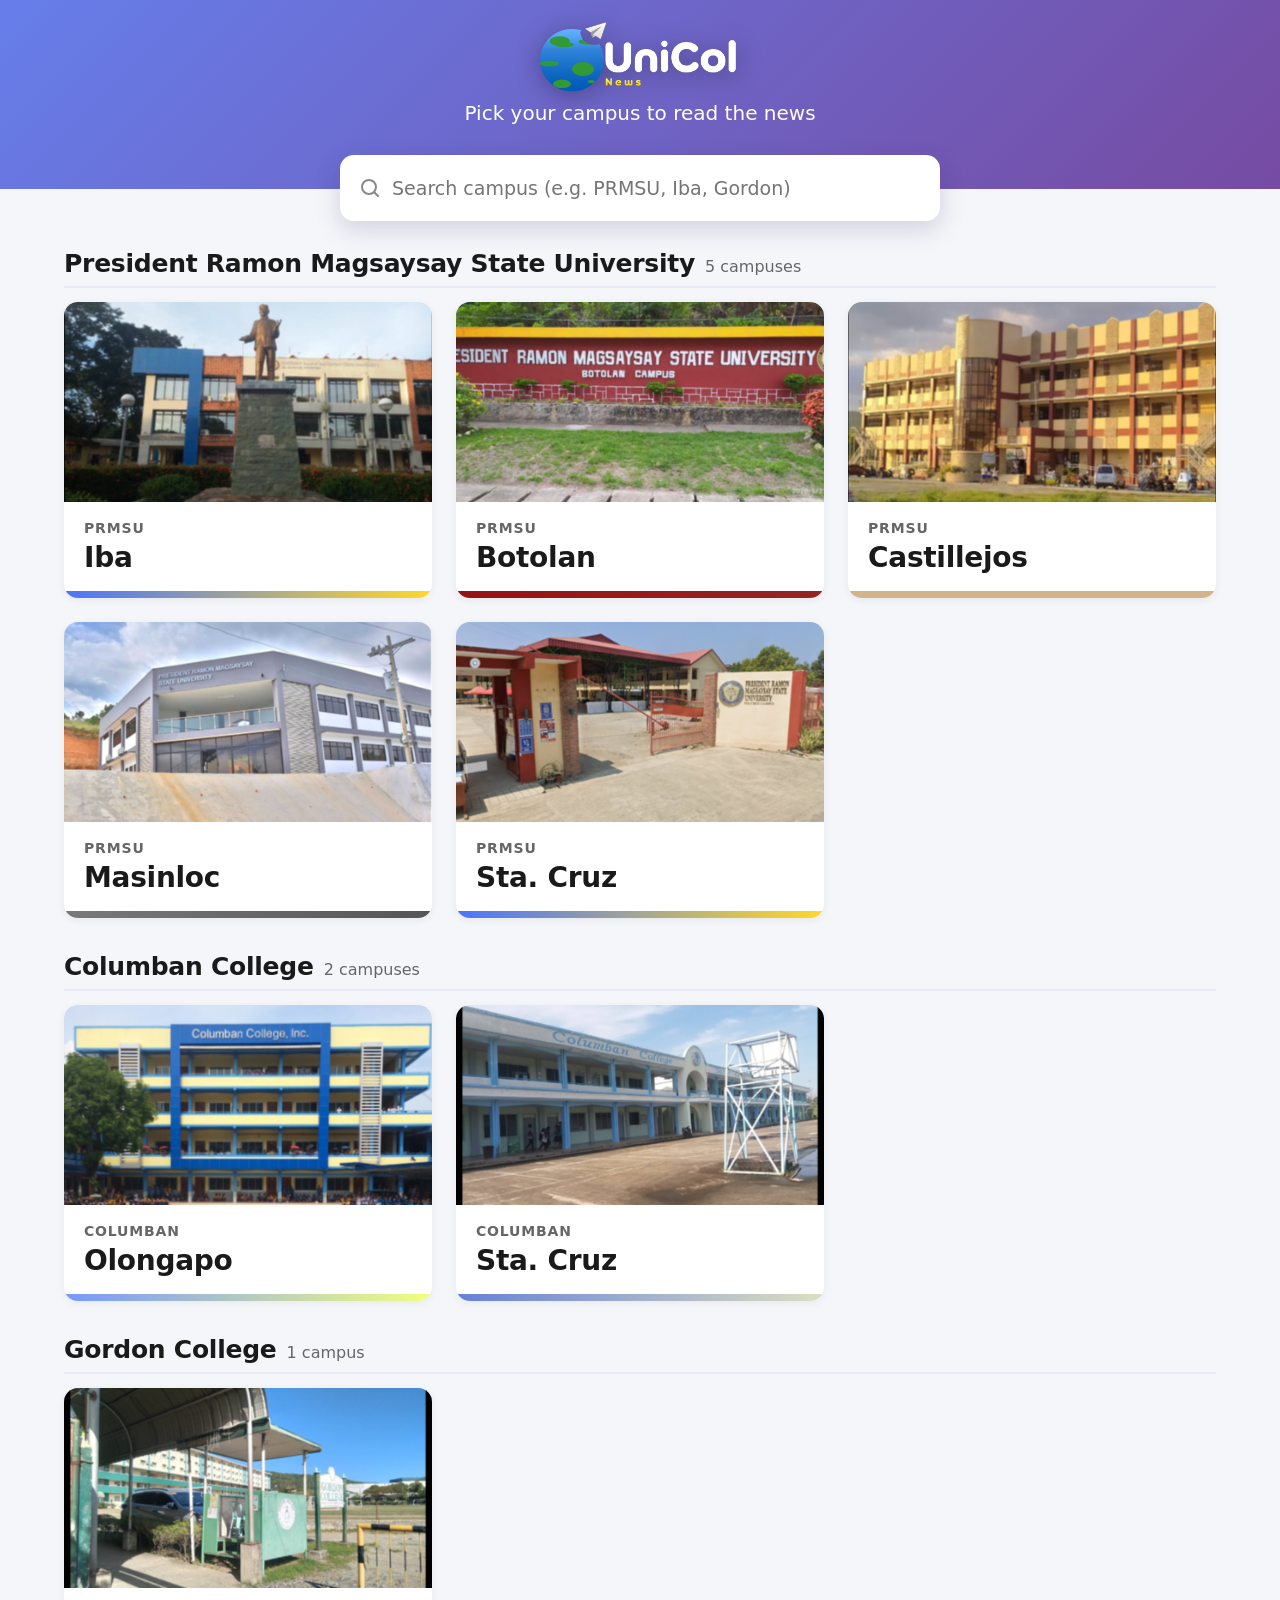
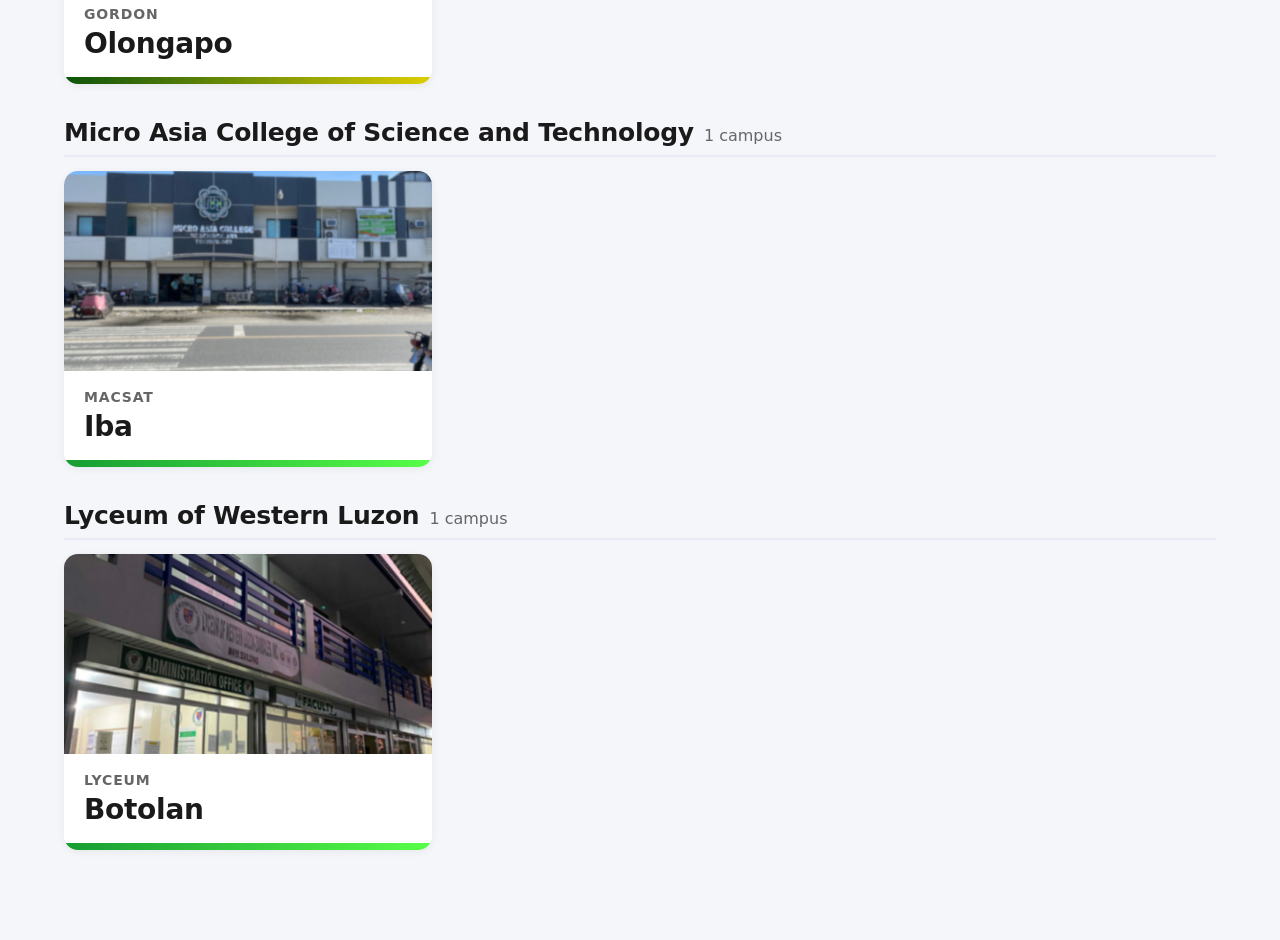
<file: index.html>
<!DOCTYPE html>
<html lang="en">
  <head>
    <meta charset="UTF-8">
    <meta name="viewport" content="width=device-width, initial-scale=1.0">
    <title>UniCol News</title>
    <style>
      * { box-sizing: border-box; margin: 0; padding: 0; }

      html, body {
        min-height: 100vh;
        font-family: system-ui, -apple-system, Segoe UI, Roboto, Arial, sans-serif;
        background: #f5f6fa;
        color: #1a1a1a;
      }

      /* Page fade-in (functions.js adds .loaded) */
      body {
        opacity: 0;
        transform: translateY(-20px);
        transition: opacity 0.4s ease-out, transform 0.7s cubic-bezier(0.22, 1, 0.36, 1);
      }
      body.loaded { opacity: 1; transform: translateY(0); }

      /* =========================
         HEADER
         ========================= */
      .menu-header {
        background: linear-gradient(135deg, #667eea 0%, #764ba2 100%);
        padding: 18px 20px 64px;
        text-align: center;
        position: relative;
      }

      .menu-logo {
        width: 210px;
        max-width: 60%;
        height: auto;
        display: block;
        margin: 0 auto;
        filter: drop-shadow(0 4px 12px rgba(0,0,0,0.3));
      }

      .menu-tagline {
        margin-top: 8px;
        color: #fff;
        font-size: 20px;
        font-weight: 500;
      }

      /* =========================
         SEARCH (overlaps header)
         ========================= */
      .search-wrap {
        max-width: 640px;
        margin: -34px auto 0;
        padding: 0 20px;
        position: relative;
        z-index: 2;
      }

      .search-box {
        display: flex;
        align-items: center;
        gap: 10px;
        background: #fff;
        border-radius: 14px;
        padding: 0 16px;
        box-shadow: 0 8px 24px rgba(40, 40, 90, 0.18);
        border: 2px solid transparent;
        transition: border-color 0.2s ease, box-shadow 0.2s ease;
      }

      .search-box:focus-within {
        border-color: #667eea;
        box-shadow: 0 8px 24px rgba(102, 126, 234, 0.3);
      }

      .search-box svg { flex: 0 0 auto; width: 24px; height: 24px; stroke: #888; }

      .search-box input {
        flex: 1;
        min-width: 0;
        border: none;
        outline: none;
        background: transparent;
        font: inherit;
        font-size: 19px;
        padding: 20px 0;
        color: #222;
      }

      .search-clear {
        border: none;
        background: #eee;
        color: #666;
        width: 26px;
        height: 26px;
        border-radius: 50%;
        font-size: 14px;
        cursor: pointer;
        display: none;
      }
      .search-clear.visible { display: block; }
      .search-clear:hover { background: #ddd; }

      /* =========================
         SCHOOL GROUPS
         ========================= */
      .groups {
        max-width: 1200px;
        margin: 0 auto;
        padding: 28px 24px 56px;
      }

      .school-group { margin-bottom: 34px; }

      .school-head {
        display: flex;
        align-items: baseline;
        gap: 10px;
        margin-bottom: 14px;
        padding-bottom: 8px;
        border-bottom: 2px solid #e8eaf6;
      }

      .school-head h2 { font-size: 25px; font-weight: 800; letter-spacing: -0.01em; }
      .school-head span { font-size: 16px; color: #666; }

      .campus-grid {
        display: grid;
        grid-template-columns: repeat(auto-fill, minmax(300px, 1fr));
        gap: 24px;
      }

      /* =========================
         CAMPUS CARD
         ========================= */
      .campus-card {
        display: flex;
        flex-direction: column;
        background: #fff;
        border-radius: 14px;
        overflow: hidden;
        text-decoration: none;
        color: inherit;
        box-shadow: 0 2px 8px rgba(0,0,0,0.06);
        transition: transform 0.3s cubic-bezier(0.22, 1, 0.36, 1), box-shadow 0.3s ease;
        animation: cardIn 0.45s ease backwards;
      }

      @keyframes cardIn {
        from { opacity: 0; transform: translateY(14px); }
        to   { opacity: 1; transform: translateY(0); }
      }

      .campus-card:hover,
      .campus-card:focus-visible {
        transform: translateY(-4px);
        box-shadow: 0 12px 28px rgba(0,0,0,0.14);
        outline: none;
      }
      .campus-card:focus-visible { box-shadow: 0 0 0 3px #667eea, 0 12px 28px rgba(0,0,0,0.14); }
      .campus-card:active { transform: translateY(-1px) scale(0.99); }

      /* Photo with shimmer placeholder while it loads */
      .campus-photo {
        position: relative;
        height: 200px;
        background: linear-gradient(90deg, #f3f3f3 25%, #fafafa 50%, #f3f3f3 75%);
        background-size: 200% 100%;
        animation: shimmer 1.4s ease-in-out infinite;
        overflow: hidden;
      }

      .campus-photo.loaded { animation: none; background: #eee; }

      .campus-photo img {
        width: 100%;
        height: 100%;
        object-fit: cover;
        display: block;
        opacity: 0;
        transition: opacity 0.4s ease, transform 0.5s cubic-bezier(0.22, 1, 0.36, 1);
      }

      .campus-photo.loaded img { opacity: 1; }
      .campus-card:hover .campus-photo img { transform: scale(1.05); }

      @keyframes shimmer {
        from { background-position: 200% 0; }
        to   { background-position: -200% 0; }
      }

      .campus-info { padding: 18px 20px 16px; flex: 1; }

      .campus-school {
        font-size: 14px;
        font-weight: 700;
        letter-spacing: 0.06em;
        text-transform: uppercase;
        color: #666;
      }

      .campus-name {
        margin-top: 4px;
        font-size: 28px;
        font-weight: 800;
        letter-spacing: -0.01em;
        line-height: 1.25;
      }

      /* Campus colour strip (uses each campus's own theme colours) */
      .campus-accent { height: 7px; }

      /* =========================
         EMPTY SEARCH RESULT
         ========================= */
      .no-results {
        display: none;
        text-align: center;
        padding: 50px 20px;
        font-size: 17px;
        color: #666;
      }
      .no-results.visible { display: block; }
      .no-results strong { display: block; font-size: 20px; color: #666; margin-bottom: 4px; }

      /* =========================
         RESPONSIVE
         ========================= */
      @media (max-width: 640px) {
        .menu-header { padding: 14px 16px 56px; }
        .menu-logo { width: 150px; }
        .menu-tagline { font-size: 17px; }
        .groups { padding: 22px 16px 40px; }
        .school-group { margin-bottom: 26px; }
        .school-head h2 { font-size: 21px; }

        .campus-grid { grid-template-columns: 1fr; gap: 14px; }

        /* Compact rows: small photo on the left */
        .campus-card { flex-direction: row; align-items: stretch; }
        .campus-photo { flex: 0 0 120px; height: auto; min-height: 100px; }
        .campus-info {
          display: flex;
          flex-direction: column;
          justify-content: center;
          padding: 14px 16px;
        }
        .campus-name { font-size: 23px; }
        .campus-accent { width: 7px; height: auto; flex: 0 0 7px; }
        .campus-card { flex-wrap: nowrap; }
      }

      @media (prefers-reduced-motion: reduce) {
        body, .campus-card, .campus-photo img { transition: none; animation: none; }
        .campus-photo { animation: none; }
        .campus-card { animation: none; }
      }
    </style>
  </head>
  <body>
    <header class="menu-header">
      <img src="unicols.png" class="menu-logo" alt="UNI-COL News">
      <p class="menu-tagline">Pick your campus to read the news</p>
    </header>

    <div class="search-wrap">
      <label class="search-box">
        <svg viewBox="0 0 24 24" fill="none" stroke-width="2" stroke-linecap="round" stroke-linejoin="round" aria-hidden="true">
          <circle cx="11" cy="11" r="7"></circle>
          <path d="M20 20l-3.5-3.5"></path>
        </svg>
        <input id="campusSearch" type="search" placeholder="Search campus (e.g. PRMSU, Iba, Gordon)" autocomplete="off" aria-label="Search campus">
        <button id="searchClear" class="search-clear" type="button" aria-label="Clear search">&times;</button>
      </label>
    </div>

    <main id="groups" class="groups"></main>

    <div id="noResults" class="no-results">
      <strong>No campus found</strong>
      Try a school name like PRMSU or Columban, or a town like Iba.
    </div>

    <script>
      // ------------------------------------------------------------
      // CAMPUS DATA  (id must match the ?college= values used in NEWS.html / news.js)
      // ------------------------------------------------------------
      const schools = [
        {
          name: "President Ramon Magsaysay State University",
          short: "PRMSU",
          campuses: [
            { id: "prmsuIba",     name: "Iba",         img: "prmsu.png",       c1: "#4b75fd", c2: "#ffd829" },
            { id: "prmsuBotolan", name: "Botolan",     img: "botolans.png",    c1: "#961313", c2: "#942525" },
            { id: "prmsuCaste",   name: "Castillejos", img: "prmsucaste.png",  c1: "#D2B48C", c2: "#D2B48C" },
            { id: "prmsuMan",     name: "Masinloc",    img: "prmsumas.png",    c1: "#797979", c2: "#555555" },
            { id: "prmsuCruz",    name: "Sta. Cruz",   img: "prmsucruz.png",   c1: "#4b75fd", c2: "#ffd829" }
          ]
        },
        {
          name: "Columban College",
          short: "Columban",
          campuses: [
            { id: "ccGapo", name: "Olongapo", img: "colom.png",  c1: "#7797ff", c2: "#f2ff7e" },
            { id: "ccCruz", name: "Sta. Cruz", img: "colom2.png", c1: "#6580d8", c2: "#dcdfc1" }
          ]
        },
        {
          name: "Gordon College",
          short: "Gordon",
          campuses: [
            { id: "gcGapo", name: "Olongapo", img: "gcgapo.png", c1: "#0c530a", c2: "#ddce00" }
          ]
        },
        {
          name: "Micro Asia College of Science and Technology",
          short: "MACSAT",
          campuses: [
            { id: "macsatIba", name: "Iba", img: "scfront2.png", c1: "#169c33", c2: "#57ff48" }
          ]
        },
        {
          name: "Lyceum of Western Luzon",
          short: "Lyceum",
          campuses: [
            { id: "lyceumBotolan", name: "Botolan", img: "lie.png", c1: "#169c33", c2: "#57ff48" }
          ]
        }
      ];

      function esc(str) {
        return String(str).replace(/[&<>"']/g, ch => (
          { "&": "&amp;", "<": "&lt;", ">": "&gt;", '"': "&quot;", "'": "&#39;" }[ch]
        ));
      }

      // ------------------------------------------------------------
      // RENDER
      // ------------------------------------------------------------
      const groupsEl = document.getElementById("groups");
      const searchEl = document.getElementById("campusSearch");
      const clearEl = document.getElementById("searchClear");
      const noResultsEl = document.getElementById("noResults");

      let cardIndex = 0;

      function cardHtml(school, c) {
        const delay = (cardIndex++ * 0.04).toFixed(2);
        return `
          <a class="campus-card" href="NEWS.html?college=${encodeURIComponent(c.id)}"
             data-search="${esc((school.name + " " + school.short + " " + c.name).toLowerCase())}"
             style="animation-delay:${delay}s">
            <div class="campus-photo">
              <img src="${esc(c.img)}" alt="" loading="lazy">
            </div>
            <div class="campus-info">
              <div class="campus-school">${esc(school.short)}</div>
              <div class="campus-name">${esc(c.name)}</div>
            </div>
            <div class="campus-accent" style="background:linear-gradient(90deg, ${c.c1}, ${c.c2})"></div>
          </a>`;
      }

      function render() {
        groupsEl.innerHTML = schools.map(school => `
          <section class="school-group" data-school="${esc(school.short)}">
            <div class="school-head">
              <h2>${esc(school.name)}</h2>
              <span>${school.campuses.length} ${school.campuses.length === 1 ? "campus" : "campuses"}</span>
            </div>
            <div class="campus-grid">
              ${school.campuses.map(c => cardHtml(school, c)).join("")}
            </div>
          </section>
        `).join("");

        // Reveal each photo once it has loaded (stops the shimmer)
        groupsEl.querySelectorAll(".campus-photo").forEach(box => {
          const img = box.querySelector("img");
          const done = () => box.classList.add("loaded");
          if (img.complete && img.naturalWidth) done();
          else {
            img.addEventListener("load", done);
            img.addEventListener("error", done);   // stop shimmering even if the file is missing
          }
        });
      }

      // ------------------------------------------------------------
      // SEARCH
      // ------------------------------------------------------------
      function applySearch() {
        const q = searchEl.value.trim().toLowerCase();
        clearEl.classList.toggle("visible", q.length > 0);

        let totalVisible = 0;
        groupsEl.querySelectorAll(".school-group").forEach(group => {
          let visibleInGroup = 0;
          group.querySelectorAll(".campus-card").forEach(card => {
            const match = !q || card.dataset.search.includes(q);
            card.style.display = match ? "" : "none";
            if (match) visibleInGroup++;
          });
          group.style.display = visibleInGroup ? "" : "none";
          totalVisible += visibleInGroup;
        });

        noResultsEl.classList.toggle("visible", totalVisible === 0);
      }

      searchEl.addEventListener("input", applySearch);

      clearEl.addEventListener("click", () => {
        searchEl.value = "";
        applySearch();
        searchEl.focus();
      });

      // Enter opens the first visible campus
      searchEl.addEventListener("keydown", (e) => {
        if (e.key !== "Enter") return;
        const first = Array.from(groupsEl.querySelectorAll(".campus-card"))
          .find(card => card.style.display !== "none");
        if (first) first.click();
      });

      render();
    </script>
    <script src="functions.js"></script>
  </body>
</html>
</file>
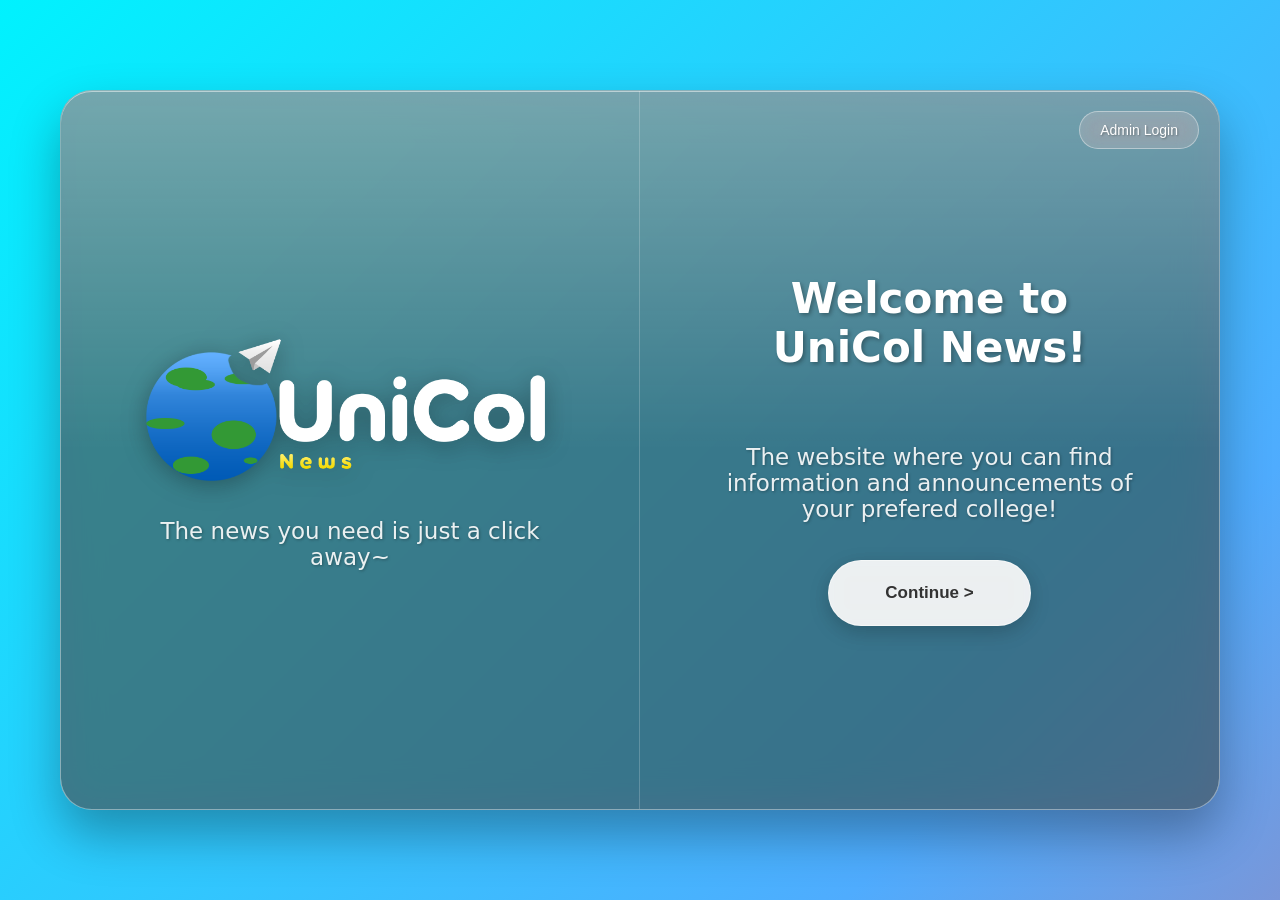
<file: accountcreation.html>
<!DOCTYPE html>
<html lang="en">
<head>
  <meta charset="UTF-8" />
  <meta name="viewport" content="width=device-width, initial-scale=1.0" />
  <title>Welcome to UniCol!</title>
  <script src="database.js"></script>
  <style>
    * { box-sizing: border-box; margin: 0; padding: 0; }

    body {
      margin: 0;
      min-height: 100vh;
      display: grid;
      place-items: center;
      font-family: system-ui, -apple-system, Segoe UI, Roboto, Arial, sans-serif;
      overflow: hidden;
      position: relative;
      
      /* Animated gradient background */
      background: linear-gradient(-45deg, #667eea, #764ba2, #f093fb, #f5576c, #4facfe, #00f2fe);
      background-size: 400% 400%;
      animation: gradientShift 15s ease infinite;
    }

    @keyframes gradientShift {
      0% { background-position: 0% 50%; }
      50% { background-position: 100% 50%; }
      100% { background-position: 0% 50%; }
    }

    /* Glass panel container - SPLIT LAYOUT */
    .card {
      position: relative;
      z-index: 2;
      width: min(1160px, 96%);
      min-height: min(720px, 90vh);
      background: color-mix(in srgb, #4b5964 75%, transparent);
      backdrop-filter: blur(20px) saturate(180%);
      -webkit-backdrop-filter: blur(20px) saturate(180%);
      border-radius: 32px;
      border: 1px solid rgba(255, 255, 255, 0.4);
      box-shadow: 
        0 25px 50px rgba(0, 0, 0, 0.3),
        inset 0 1px 0 rgba(255, 255, 255, 0.5);
      display: grid;
      grid-template-columns: 1fr 1fr;
      overflow: hidden;
      animation: cardIn 1s cubic-bezier(0.34, 1.56, 0.64, 1) forwards;
      animation-delay: 0.3s;
      opacity: 0;
    }

    /* Shine effect */
    .card::before {
      content: '';
      position: absolute;
      top: 0;
      left: 0;
      right: 0;
      height: 50%;
      background: linear-gradient(180deg, rgba(255,255,255,0.3) 0%, rgba(255,255,255,0) 100%);
      pointer-events: none;
      z-index: 0;
    }

    /* Card exit animation */
    .card-exit {
      animation: cardOut 0.8s cubic-bezier(0.22, 1, 0.36, 1) forwards !important;
    }

    @keyframes cardOut {
      0% { opacity: 1; transform: scale(1); }
      100% { opacity: 0; transform: scale(0.95); }
    }

    /* Left side - Logo section */
    .logo-section {
      display: flex;
      flex-direction: column;
      align-items: center;
      justify-content: center;
      padding: 75px;
      position: relative;
      z-index: 1;
      border-right: 1px solid rgba(255, 255, 255, 0.2);
    }

    .logo-img {
      width: 100%;
      max-width: 460px;
      height: auto;
      filter: drop-shadow(0 4px 12px rgba(0,0,0,0.3));
      opacity: 0;
      animation: logoIn 1s cubic-bezier(0.22, 1, 0.36, 1) forwards, logoFloat 6s ease-in-out infinite;
      animation-delay: 0.5s, 1.5s;
    }

    @keyframes logoIn {
      0% { opacity: 0; transform: scale(0.95) translateY(20px); }
      100% { opacity: 1; transform: scale(1) translateY(0); }
    }

    @keyframes logoFloat {
      0%, 100% { transform: translateY(0px); }
      50% { transform: translateY(-10px); }
    }

    .tagline {
      margin-top: 34px;
      color: rgba(255, 255, 255, 0.9);
      font-size: 23px;
      font-weight: 500;
      text-align: center;
      text-shadow: 1px 1px 3px rgba(0,0,0,0.3);
      animation: fadeInUp 1s ease forwards;
      animation-delay: 0.8s;
      opacity: 0;
    }

    @keyframes fadeInUp {
      from { opacity: 0; transform: translateY(20px); }
      to { opacity: 1; transform: translateY(0); }
    }

    /* Right side - Content section */
    .content-section {
      display: flex;
      flex-direction: column;
      align-items: center;
      justify-content: center;
      padding: 75px;
      position: relative;
      z-index: 1;
    }

    /* Admin login button - ORIGINAL SIZE */
    .admin-login-btn {
      position: absolute;
      top: 20px;
      right: 20px;
      padding: 10px 20px;
      border-radius: 999px;
      background: rgba(255, 255, 255, 0.15);
      backdrop-filter: blur(10px) saturate(150%);
      border: 1px solid rgba(255, 255, 255, 0.4);
      color: #fff;
      font-size: 14px;
      cursor: pointer;
      transition: transform 150ms ease, box-shadow 150ms ease, filter 150ms ease, background 150ms ease;
      text-shadow: 1px 1px 2px rgba(0,0,0,0.3);
      z-index: 10;
    }

    .admin-login-btn:hover {
      transform: translateY(-2px);
      background: rgba(255, 255, 255, 0.25);
      border-color: rgba(255, 255, 255, 0.6);
      box-shadow: 0 10px 22px rgba(0,0,0,0.22);
    }

    .admin-login-btn:active {
      transform: translateY(0);
      box-shadow: 0 6px 14px rgba(0,0,0,0.18);
      filter: brightness(0.98);
    }

    /* Main content area */
    .main-content {
      display: flex;
      flex-direction: column;
      align-items: center;
      gap: 38px;
      width: 100%;
      max-width: 420px;
    }

    .welcome-text {
      color: #fff;
      font-size: 42px;
      font-weight: 700;
      text-align: center;
      text-shadow: 2px 2px 4px rgba(0,0,0,0.3);
      animation: fadeInUp 1s ease forwards;
      animation-delay: 0.5s;
      opacity: 0;
    }

    .btn-wrap {
      opacity: 0;
      animation: buttonIn 1.5s cubic-bezier(0.22, 1, 0.36, 1) forwards;
      animation-delay: 0.7s;
    }

    .continue-btn {
      border: 0;
      cursor: pointer;
      padding: 22px 56px;
      border-radius: 999px;
      background: rgba(255, 255, 255, 0.9);
      backdrop-filter: blur(10px) saturate(150%);
      border: 1px solid rgba(255, 255, 255, 0.5);
      color: #333;
      font-size: 17px;
      font-weight: 650;
      transition: transform 150ms ease, box-shadow 150ms ease, filter 150ms ease, background 150ms ease;
      box-shadow: 0 6px 20px rgba(0,0,0,0.2);
    }

    .continue-btn:hover {
      transform: translateY(-2px);
      box-shadow: 0 10px 30px rgba(0,0,0,0.25);
      filter: brightness(1.05);
      background: rgba(255, 255, 255, 0.95);
    }

    .continue-btn:active {
      transform: translateY(0);
      box-shadow: 0 6px 14px rgba(0,0,0,0.18);
      filter: brightness(0.98);
    }

    @keyframes buttonIn {
      from { opacity: 0; transform: translateY(20px); }
      to { opacity: 1; transform: translateY(0); }
    }

    /* Auth content (hidden by default) */
    .auth-content {
      display: none;
      flex-direction: column;
      width: 100%;
      max-width: 420px;
      opacity: 0;
      transform: translateY(20px);
      transition: all 0.4s cubic-bezier(0.22, 1, 0.36, 1);
    }

    .card.auth-mode .main-content {
      display: none;
    }

    .card.auth-mode .auth-content {
      display: flex;
      opacity: 1;
      transform: translateY(0);
    }

    .card.auth-mode .admin-login-btn {
      display: none;
    }

    /* Back button - ORIGINAL SIZE */
    .back-btn {
      position: absolute;
      top: 20px;
      left: 20px;
      padding: 10px 20px;
      border-radius: 999px;
      background: rgba(255, 255, 255, 0.15);
      backdrop-filter: blur(10px) saturate(150%);
      border: 1px solid rgba(255, 255, 255, 0.4);
      color: #fff;
      font-size: 14px;
      cursor: pointer;
      transition: transform 150ms ease, box-shadow 150ms ease, filter 150ms ease, background 150ms ease;
      display: none;
      z-index: 10;
    }

    .back-btn:hover {
      transform: translateY(-2px);
      background: rgba(255, 255, 255, 0.25);
    }

    .back-btn:active {
      transform: translateY(0);
      box-shadow: 0 6px 14px rgba(0,0,0,0.18);
      filter: brightness(0.98);
    }

    .card.auth-mode .back-btn {
      display: block;
    }

    /* Admin badge - ORIGINAL SIZE */
    .admin-badge {
      position: absolute;
      top: 20px;
      left: 50%;
      transform: translateX(-50%);
      padding: 6px 14px;
      border-radius: 999px;
      background: rgba(81, 207, 102, 0.8);
      backdrop-filter: blur(10px) saturate(150%);
      border: 1px solid rgba(255, 255, 255, 0.4);
      color: #fff;
      font-size: 12px;
      font-weight: 600;
      display: none;
      text-shadow: 1px 1px 2px rgba(0,0,0,0.2);
    }

    .admin-badge.visible {
      display: block;
    }

    /* Auth forms styling - ORIGINAL SIZE */
    .auth-header {
      color: #fff;
      font-size: 24px;
      font-weight: 700;
      margin: 0 0 8px 0;
      text-align: center;
      text-shadow: 1px 1px 3px rgba(0,0,0,0.4);
    }

    .auth-subtitle {
      color: rgba(255,255,255,0.8);
      font-size: 14px;
      margin-bottom: 24px;
      text-align: center;
    }

    .form-group {
      margin-bottom: 16px;
    }

    .form-label {
      display: block;
      color: rgba(255,255,255,0.9);
      font-size: 14px;
      margin-bottom: 6px;
      font-weight: 500;
    }

    .form-input {
      width: 100%;
      padding: 14px 16px;
      border-radius: 12px;
      background: rgba(255, 255, 255, 0.15);
      backdrop-filter: blur(5px);
      border: 1px solid rgba(255, 255, 255, 0.3);
      color: #fff;
      font-size: 16px;
      outline: none;
      transition: all 0.15s ease;
    }

    .form-input:focus {
      background: rgba(255, 255, 255, 0.25);
      border-color: rgba(255, 255, 255, 0.6);
      box-shadow: 0 0 0 3px rgba(255,255,255,0.2);
    }

    .form-input::placeholder {
      color: rgba(255,255,255,0.5);
    }

    /* Form buttons - ORIGINAL SIZE */
    .form-button {
      width: 100%;
      padding: 14px;
      border-radius: 12px;
      border: 1px solid rgba(255, 255, 255, 0.4);
      background: rgba(255, 255, 255, 0.9);
      color: #333;
      font-size: 16px;
      font-weight: 600;
      cursor: pointer;
      margin-top: 8px;
      transition: transform 150ms ease, box-shadow 150ms ease, filter 150ms ease, background 150ms ease;
    }

    .form-button:hover {
      transform: translateY(-2px);
      background: rgba(255, 255, 255, 0.95);
      box-shadow: 0 10px 22px rgba(0,0,0,0.22);
    }

    .form-button:active {
      transform: translateY(0);
      box-shadow: 0 6px 14px rgba(0,0,0,0.18);
      filter: brightness(0.98);
    }

    .logout-btn {
      margin-top: 12px;
      background: rgba(255, 100, 100, 0.8);
      color: #fff;
      border: 1px solid rgba(255, 255, 255, 0.4);
    }

    .logout-btn:hover {
      background: rgba(255, 80, 80, 0.9);
    }

    .form-error {
      color: #ff6b6b;
      font-size: 14px;
      margin-top: 12px;
      text-align: center;
    }

    .form-success {
      color: #51cf66;
      font-size: 14px;
      margin-top: 12px;
      text-align: center;
      padding: 12px;
      background: rgba(81, 207, 102, 0.15);
      backdrop-filter: blur(5px);
      border-radius: 8px;
      border: 1px solid rgba(81, 207, 102, 0.4);
    }

    .form-toggle {
      text-align: center;
      margin-top: 16px;
    }

    .form-toggle a {
      color: rgba(255,255,255,0.7);
      font-size: 14px;
      cursor: pointer;
      text-decoration: underline;
      transition: color 0.2s;
    }

    .form-toggle a:hover {
      color: #fff;
    }

    .hidden { display: none !important; }

    @keyframes cardIn {
      0% { opacity: 0; transform: scale(0.95) translateY(20px); }
      100% { opacity: 1; transform: scale(1) translateY(0); }
    }

    /* Toast Notification */
    .toast-container {
      position: fixed;
      top: 20px;
      left: 50%;
      transform: translateX(-50%) translateY(-100px);
      z-index: 100003;
      opacity: 0;
      transition: all 0.4s cubic-bezier(0.34, 1.56, 0.64, 1);
      pointer-events: none;
    }

    .toast-container.visible {
      transform: translateX(-50%) translateY(0);
      opacity: 1;
    }

    .toast {
      background: color-mix(in srgb, #4b5964 80%, transparent);
      backdrop-filter: blur(20px) saturate(180%);
      border: 1px solid rgba(255, 255, 255, 0.4);
      color: #fff;
      padding: 16px 28px;
      border-radius: 50px;
      box-shadow: 0 10px 40px rgba(0,0,0,0.3);
      display: flex;
      align-items: center;
      gap: 14px;
      font-size: 15px;
      font-weight: 600;
      min-width: 220px;
      justify-content: center;
    }

    .toast-spinner {
      width: 20px;
      height: 20px;
      border: 3px solid rgba(255,255,255,0.3);
      border-top-color: #fff;
      border-radius: 50%;
      animation: spin 0.8s linear infinite;
    }

    .toast.success {
      background: color-mix(in srgb, #51cf66 80%, transparent);
    }

    .toast.success .toast-spinner { display: none; }
    .toast.success::before { content: ":)"; font-size: 20px; font-weight: bold; }

    .toast.error {
      background: color-mix(in srgb, #ff6b6b 80%, transparent);
    }

    .toast.error .toast-spinner { display: none; }
    .toast.error::before { content: ":("; font-size: 18px; font-weight: bold; }

    @keyframes spin {
      to { transform: rotate(360deg); }
    }

    /* Responsive */
    @media (max-width: 768px) {
      .card {
        grid-template-columns: 1fr;
        grid-template-rows: auto 1fr;
        min-height: 90vh;
      }

      .logo-section {
        border-right: none;
        border-bottom: 1px solid rgba(255, 255, 255, 0.2);
        padding: 40px;
      }

      .logo-img {
        max-width: 280px;
      }

      .content-section {
        padding: 40px;
      }

      .welcome-text {
        font-size: 24px;
      }
    }

    /* Code input styles for password reset - ORIGINAL SIZE */
    .code-inputs {
      display: flex;
      gap: 8px;
      justify-content: center;
      margin: 20px 0;
    }

    .code-input {
      width: 45px;
      height: 55px;
      text-align: center;
      font-size: 24px;
      font-weight: bold;
      border-radius: 10px;
      border: 1px solid rgba(255,255,255,0.3);
      background: rgba(255,255,255,0.15);
      color: #fff;
      backdrop-filter: blur(5px);
      transition: all 0.2s ease;
    }

    .code-input:focus {
      background: rgba(255,255,255,0.25);
      border-color: rgba(255,255,255,0.6);
      box-shadow: 0 0 0 3px rgba(255,255,255,0.2);
      outline: none;
    }

    .code-display {
      background: rgba(0,0,0,0.3);
      border-radius: 12px;
      padding: 20px;
      margin: 20px 0;
      border: 1px solid rgba(255,255,255,0.2);
      text-align: center;
    }

    .code-display-label {
      color: rgba(255,255,255,0.7);
      font-size: 12px;
      text-transform: uppercase;
      letter-spacing: 1px;
      margin-bottom: 8px;
    }

    .code-display-value {
      color: #fff;
      font-size: 32px;
      font-weight: bold;
      letter-spacing: 8px;
      font-family: monospace;
      text-shadow: 0 0 20px rgba(255,255,255,0.5);
    }

    .copy-btn {
      background: rgba(255,255,255,0.2);
      border: 1px solid rgba(255,255,255,0.3);
      color: #fff;
      padding: 8px 16px;
      border-radius: 8px;
      cursor: pointer;
      font-size: 14px;
      margin-top: 12px;
      transition: all 0.2s ease;
    }

    .copy-btn:hover {
      background: rgba(255,255,255,0.3);
    }

    .copy-btn.copied {
      background: rgba(81, 207, 102, 0.6);
    }
  </style>
</head>
<body>
  <!-- Toast Notification Container -->
  <div id="toastContainer" class="toast-container">
    <div id="toast" class="toast">
      <div class="toast-spinner"></div>
      <span class="toast-text" id="toastText">Loading...</span>
    </div>
  </div>

  <div class="card" id="card">
    <div class="admin-badge" id="adminBadge">ADMIN</div>
    
    <button class="back-btn" id="backBtn" onclick="handleBackButton()">← Back</button>
    <button class="admin-login-btn" id="adminLoginBtn" onclick="showAuthMode()">Admin Login</button>

    <!-- Left Side: Logo -->
    <div class="logo-section">
      <img src="unicols.png" class="logo-img" id="logoImg" alt="UNI-COL News">
      <p class="tagline">The news you need is just a click away~</p>
    </div>

    <!-- Right Side: Content -->
    <div class="content-section">
      
      <!-- Main View -->
      <div class="main-content" id="mainContent">
        <h1 class="welcome-text">Welcome to<br>UniCol News!</h1>
        <p class="tagline">The website where you can find information and announcements of your prefered college!</p>
        <div class="btn-wrap" id="btnWrap">
          <button class="continue-btn" id="continueBtn">Continue ></button>
        </div>
      </div>

      <!-- Auth Content -->
      <div class="auth-content" id="authContent">
        
        <!-- Login View -->
        <div id="loginView">
          <h2 class="auth-header">Welcome Back</h2>
          <p class="auth-subtitle">Sign in to manage content</p>
          
          <form onsubmit="handleLogin(event)">
            <div class="form-group">
              <label class="form-label">Email</label>
              <input type="email" class="form-input" id="loginEmail" placeholder="admin@example.com" required>
            </div>
            <div class="form-group">
              <label class="form-label">Password</label>
              <input type="password" class="form-input" id="loginPassword" placeholder="••••••••" required>
            </div>
            <button type="submit" class="form-button">Sign In</button>
            <div class="form-error hidden" id="loginError"></div>
          </form>

          <div class="form-toggle">
            <a onclick="showForgotPasswordView()">Forgot password?</a>
          </div>
        </div>

        <!-- Register View -->
        <div id="registerView" class="hidden">
          <h2 class="auth-header">New Admin</h2>
          <p class="auth-subtitle">Create an admin account</p>
          
          <form onsubmit="handleRegister(event)">
            <div class="form-group">
              <label class="form-label">Email</label>
              <input type="email" class="form-input" id="registerEmail" placeholder="newadmin@example.com" required>
            </div>
            <div class="form-group">
              <label class="form-label">Password</label>
              <input type="password" class="form-input" id="registerPassword" placeholder="••••••••" required minlength="6">
            </div>
            <div class="form-group">
              <label class="form-label">Confirm Password</label>
              <input type="password" class="form-input" id="registerConfirm" placeholder="••••••••" required>
            </div>
            <button type="submit" class="form-button">Create Account</button>
            <div class="form-error hidden" id="registerError"></div>
            <div class="form-success hidden" id="registerSuccess">
              Admin created successfully!
              <span class="registered-email" id="registeredEmail"></span>
            </div>
          </form>
        </div>

        <!-- Logged In View -->
        <div id="loggedInView" class="hidden">
          <h2 class="auth-header">Admin Access</h2>
          <p class="auth-subtitle">Logged in as <span id="loggedInEmail"></span></p>
          <b><p class="auth-subtitle">Make sure to remember your email!</p></b>
          
          <button class="form-button logout-btn" onclick="handleLogout()">Logout</button>
          
          <div style="margin-top: 24px; padding-top: 24px; border-top: 1px solid rgba(255,255,255,0.2);">
            <p class="auth-subtitle" style="margin-bottom: 16px;">Need to add another admin?</p>
            <button class="form-button" onclick="showRegisterFromLoggedIn()">Register New Admin</button>
          </div>
        </div>

        <!-- Password Reset Views -->
        <div id="forgotPasswordView" class="hidden">
          <h2 class="auth-header">Reset Password</h2>
          <p class="auth-subtitle">Enter your email to receive a reset code</p>
          
          <form onsubmit="handleRequestResetCode(event)">
            <div class="form-group">
              <label class="form-label">Email</label>
              <input type="email" class="form-input" id="forgotEmail" placeholder="admin@example.com" required>
            </div>
            <button type="submit" class="form-button">Send Reset Code</button>
            <div class="form-error hidden" id="forgotError"></div>
          </form>
        </div>

        <div id="showCodeView" class="hidden">
          <h2 class="auth-header">Reset Code Generated</h2>
          <p class="auth-subtitle">Use this code to reset your password</p>
          
          <div class="code-display">
            <div class="code-display-label">Your Reset Code</div>
            <div class="code-display-value" id="generatedCode">------</div>
            <button class="copy-btn" onclick="copyCode()">Copy Code</button>
          </div>
          
          <p style="color: #ff6b6b; font-size: 12px; text-align: center; margin: 12px 0;">⚠️ This code expires in 15 minutes</p>
          
          <button class="form-button" onclick="proceedToVerify()">Enter Code</button>
          
          <div class="form-toggle">
            <a onclick="showAdminCodePanel()">View all active codes (admin only)</a>
          </div>
        </div>

        <div id="verifyCodeView" class="hidden">
          <h2 class="auth-header">Enter Code</h2>
          <p class="auth-subtitle">Enter the 6-digit reset code</p>
          
          <div class="code-inputs">
            <input type="text" class="code-input" maxlength="1" data-index="0">
            <input type="text" class="code-input" maxlength="1" data-index="1">
            <input type="text" class="code-input" maxlength="1" data-index="2">
            <input type="text" class="code-input" maxlength="1" data-index="3">
            <input type="text" class="code-input" maxlength="1" data-index="4">
            <input type="text" class="code-input" maxlength="1" data-index="5">
          </div>
          
          <button class="form-button" onclick="verifyCode()">Verify Code</button>
          
          <div class="form-error hidden" id="codeError"></div>
          
          <div class="form-toggle">
            <a onclick="showForgotPasswordView()">Request new code</a>
          </div>
        </div>

        <div id="newPasswordView" class="hidden">
          <h2 class="auth-header">New Password</h2>
          <p class="auth-subtitle">Enter your new password</p>
          
          <form onsubmit="handlePasswordReset(event)">
            <div class="form-group">
              <label class="form-label">New Password</label>
              <input type="password" class="form-input" id="newPassword" placeholder="••••••••" required minlength="6">
            </div>
            <div class="form-group">
              <label class="form-label">Confirm Password</label>
              <input type="password" class="form-input" id="confirmNewPassword" placeholder="••••••••" required>
            </div>
            <button type="submit" class="form-button">Reset Password</button>
            <div class="form-error hidden" id="resetError"></div>
          </form>
        </div>

        <div id="adminCodePanel" class="hidden">
          <h2 class="auth-header">Active Reset Codes</h2>
          <p class="auth-subtitle">All unused reset codes</p>
          
          <div id="activeCodesList" style="max-height: 300px; overflow-y: auto; margin: 20px 0;">
            <!-- Codes populated here -->
          </div>
          
          <button class="form-button" onclick="backFromAdminPanel()">Back</button>
        </div>

      </div>
    </div>
  </div>

  <script>
    // Toast functions
    function showToast(message, type = 'loading') {
      const container = document.getElementById('toastContainer');
      const toast = document.getElementById('toast');
      const text = document.getElementById('toastText');
      
      text.textContent = message;
      
      toast.className = 'toast';
      container.classList.remove('visible');
      
      if (type === 'loading') {
        toast.classList.add('loading');
      } else if (type === 'success') {
        toast.classList.add('success');
      } else if (type === 'error') {
        toast.classList.add('error');
      }
      
      requestAnimationFrame(() => {
        container.classList.add('visible');
      });
    }

    function hideToast() {
      const container = document.getElementById('toastContainer');
      container.classList.remove('visible');
    }

    function showError(message) {
      showToast(message, 'error');
      setTimeout(hideToast, 3000);
    }

    // Continue button with card exit animation
    document.getElementById('continueBtn').addEventListener('click', () => {
      document.getElementById('card').classList.add('card-exit');
      setTimeout(() => {
        window.location.href = 'index.html';
      }, 400);
    });

    // Auth mode functions
    function showAuthMode() {
      const card = document.getElementById('card');
      const mainContent = document.getElementById('mainContent');
      const authContent = document.getElementById('authContent');
      
      authContent.style.opacity = '';
      authContent.style.transform = '';
      
      mainContent.style.opacity = '0';
      mainContent.style.transform = 'translateY(-20px)';
      
      setTimeout(() => {
        card.classList.add('auth-mode');
        updateAuthView();
      }, 300);
    }

    function showMainContent() {
      const card = document.getElementById('card');
      const mainContent = document.getElementById('mainContent');
      const authContent = document.getElementById('authContent');
      
      mainContent.style.opacity = '';
      mainContent.style.transform = '';
      
      authContent.style.opacity = '0';
      authContent.style.transform = 'translateY(20px)';
      
      card.classList.remove('auth-mode');
      
      setTimeout(() => {
        mainContent.style.opacity = '1';
        mainContent.style.transform = 'translateY(0)';
      }, 100);
    }

    function showLoginView() {
      hideAllAuthViews();
      document.getElementById('loginView').classList.remove('hidden');
      clearErrors();
    }

    function showRegisterView() {
      hideAllAuthViews();
      document.getElementById('registerView').classList.remove('hidden');
      clearErrors();
    }

    function showLoggedInView() {
      hideAllAuthViews();
      document.getElementById('loggedInView').classList.remove('hidden');
      document.getElementById('loggedInEmail').textContent = currentUser?.email || '';
    }

    function showForgotPasswordView() {
      hideAllAuthViews();
      document.getElementById('forgotPasswordView').classList.remove('hidden');
      clearErrors();
    }

    function showCodeView(code) {
      hideAllAuthViews();
      document.getElementById('showCodeView').classList.remove('hidden');
      document.getElementById('generatedCode').textContent = code;
      clearErrors();
    }

    function showVerifyCodeView() {
      hideAllAuthViews();
      document.getElementById('verifyCodeView').classList.remove('hidden');
      clearErrors();
      
      setTimeout(() => {
        document.querySelector('.code-input[data-index="0"]').focus();
      }, 100);
    }

    function showNewPasswordView() {
      hideAllAuthViews();
      document.getElementById('newPasswordView').classList.remove('hidden');
      clearErrors();
    }

    function hideAllAuthViews() {
      document.getElementById('loginView').classList.add('hidden');
      document.getElementById('registerView').classList.add('hidden');
      document.getElementById('loggedInView').classList.add('hidden');
      document.getElementById('forgotPasswordView').classList.add('hidden');
      document.getElementById('showCodeView').classList.add('hidden');
      document.getElementById('verifyCodeView').classList.add('hidden');
      document.getElementById('newPasswordView').classList.add('hidden');
      document.getElementById('adminCodePanel').classList.add('hidden');
    }

    function showRegisterFromLoggedIn() {
      showRegisterView();
    }

    function updateAuthView() {
      if (currentUser && isAdmin) {
        showLoggedInView();
      } else {
        showLoginView();
      }
    }

    function clearErrors() {
      document.querySelectorAll('.form-error').forEach(el => el.classList.add('hidden'));
      document.querySelectorAll('.form-success').forEach(el => el.classList.add('hidden'));
    }

    function updateUI() {
      const loginBtn = document.getElementById('adminLoginBtn');
      const badge = document.getElementById('adminBadge');
      
      if (currentUser && isAdmin) {
        loginBtn.classList.remove('hidden');
        badge.classList.add('visible');
        loginBtn.textContent = 'Admin Panel';
        loginBtn.onclick = showAuthMode;
      } else {
        loginBtn.classList.remove('hidden');
        badge.classList.remove('visible');
        loginBtn.textContent = 'Admin Login';
        loginBtn.onclick = showAuthMode;
      }
    }

    // Auth handlers
    async function handleLogin(e) {
      e.preventDefault();
      const errorDiv = document.getElementById('loginError');
      errorDiv.classList.add('hidden');

      try {
        const email = document.getElementById('loginEmail').value;
        const password = document.getElementById('loginPassword').value;
        
        showToast('Signing in...', 'loading');
        
        await signIn(email, password);
        
        showToast('Signed in successfully!', 'success');
        
        setTimeout(() => {
          hideToast();
          updateUI();
          updateAuthView();
        }, 1200);
        
      } catch (err) {
        hideToast();
        errorDiv.textContent = err.message || 'Unknown error occurred';
        errorDiv.classList.remove('hidden');
      }
    }

    async function handleRegister(e) {
      e.preventDefault();
      const errorDiv = document.getElementById('registerError');
      const successDiv = document.getElementById('registerSuccess');
      const emailSpan = document.getElementById('registeredEmail');
      errorDiv.classList.add('hidden');
      successDiv.classList.add('hidden');

      const email = document.getElementById('registerEmail').value;
      const password = document.getElementById('registerPassword').value;
      const confirm = document.getElementById('registerConfirm').value;

      if (password !== confirm) {
        errorDiv.textContent = 'Passwords do not match';
        errorDiv.classList.remove('hidden');
        return;
      }

      try {
        showToast('Creating admin account...', 'loading');
        
        await signUp(email, password);
        
        hideToast();
        showToast('Admin created successfully!', 'success');
        
        emailSpan.textContent = email;
        successDiv.classList.remove('hidden');
        document.getElementById('registerView').querySelector('form').reset();
        
        setTimeout(hideToast, 2000);
        
      } catch (err) {
        hideToast();
        errorDiv.textContent = err.message;
        errorDiv.classList.remove('hidden');
      }
    }

    async function handleLogout() {
      showToast('Logging out...', 'loading');
      
      try {
        await signOut();
        showToast('Logged out successfully!', 'success');
        
        setTimeout(() => {
          hideToast();
          showLoginView();
          updateUI();
        }, 1200);
        
      } catch (err) {
        showError('Error logging out');
      }
    }

    // Reset code flow
    let resetState = {
      email: null,
      code: null,
      codeId: null
    };

    function generateCode() {
      return Math.floor(100000 + Math.random() * 900000).toString();
    }

    async function handleRequestResetCode(e) {
      e.preventDefault();
      const email = document.getElementById('forgotEmail').value;
      const errorDiv = document.getElementById('forgotError');
      
      errorDiv.classList.add('hidden');

      try {
        showToast('Verifying email...', 'loading');

        const { data: adminData, error: adminError } = await db
          .from('admin_profiles')
          .select('id, email')
          .eq('email', email)
          .single();

        if (adminError || !adminData) {
          hideToast();
          errorDiv.innerHTML = 'If this email is registered, a reset code will be shown.<br>Please contact your administrator if you need assistance.';
          errorDiv.classList.remove('hidden');
          
          await new Promise(r => setTimeout(r, 1500));
          return;
        }

        const code = generateCode();
        const expiresAt = new Date(Date.now() + 15 * 60 * 1000).toISOString();

        const { data, error } = await db
          .from('reset_password_with_code')
          .insert([{
            email: email,
            code: code,
            expires_at: expiresAt,
            used: false
          }])
          .select()
          .single();

        if (error) {
          hideToast();
          errorDiv.textContent = 'System error. Please try again.';
          errorDiv.classList.remove('hidden');
          return;
        }

        hideToast();
        
        resetState.email = email;
        resetState.code = code;
        resetState.codeId = data.id;
        
        showCodeView(code);

      } catch (err) {
        console.error('Error:', err);
        hideToast();
        errorDiv.textContent = 'System error. Please try again.';
        errorDiv.classList.remove('hidden');
      }
    }

    function copyCode() {
      const code = document.getElementById('generatedCode').textContent;
      navigator.clipboard.writeText(code).then(() => {
        const btn = document.querySelector('.copy-btn');
        btn.textContent = 'Copied!';
        btn.classList.add('copied');
        setTimeout(() => {
          btn.textContent = 'Copy Code';
          btn.classList.remove('copied');
        }, 2000);
      });
    }

    function proceedToVerify() {
      showVerifyCodeView();
    }

    // Code input handling
    document.querySelectorAll('.code-input').forEach((input, index) => {
      input.addEventListener('input', (e) => {
        const val = e.target.value;
        
        if (!/^\d*$/.test(val)) {
          e.target.value = '';
          return;
        }
        
        if (val && index < 5) {
          document.querySelector(`.code-input[data-index="${index + 1}"]`).focus();
        }
        
        if (index === 5 && val) {
          setTimeout(verifyCode, 100);
        }
      });
      
      input.addEventListener('keydown', (e) => {
        if (e.key === 'Backspace' && !e.target.value && index > 0) {
          document.querySelector(`.code-input[data-index="${index - 1}"]`).focus();
        }
      });
      
      input.addEventListener('paste', (e) => {
        e.preventDefault();
        const paste = e.clipboardData.getData('text').replace(/\D/g, '').slice(0, 6);
        
        document.querySelectorAll('.code-input').forEach((inp, i) => {
          inp.value = paste[i] || '';
        });
        
        if (paste.length === 6) {
          setTimeout(verifyCode, 100);
        } else if (paste.length > 0) {
          document.querySelector(`.code-input[data-index="${Math.min(paste.length, 5)}"]`).focus();
        }
      });
    });

    async function verifyCode() {
      const inputs = document.querySelectorAll('.code-input');
      const enteredCode = Array.from(inputs).map(i => i.value).join('');
      const errorDiv = document.getElementById('codeError');
      
      if (enteredCode.length !== 6) {
        errorDiv.textContent = 'Please enter all 6 digits';
        errorDiv.classList.remove('hidden');
        return;
      }

      try {
        showToast('Verifying...', 'loading');

        const { data, error } = await db
          .from('reset_password_with_code')
          .select('*')
          .eq('email', resetState.email)
          .eq('code', enteredCode)
          .eq('used', false)
          .gt('expires_at', new Date().toISOString())
          .order('created_at', { ascending: false })
          .limit(1)
          .single();

        if (error || !data) {
          hideToast();
          errorDiv.textContent = 'Invalid or expired code';
          errorDiv.classList.remove('hidden');
          
          inputs.forEach(input => input.value = '');
          inputs[0].focus();
          
          return;
        }

        resetState.code = enteredCode;
        resetState.codeId = data.id;
        
        hideToast();
        showToast('Code verified!', 'success');

        setTimeout(() => {
          hideToast();
        }, 1200);
        
        setTimeout(() => {
          showNewPasswordView();
        }, 800);

      } catch (err) {
        console.error('Error verifying code:', err);
        hideToast();
        errorDiv.textContent = 'Error verifying code';
        errorDiv.classList.remove('hidden');
        
        inputs.forEach(input => input.value = '');
        inputs[0].focus();
      }
    }

    async function handlePasswordReset(e) {
      e.preventDefault();
      const password = document.getElementById('newPassword').value;
      const confirm = document.getElementById('confirmNewPassword').value;
      const errorDiv = document.getElementById('resetError');
      
      errorDiv.classList.add('hidden');

      if (password !== confirm) {
        errorDiv.textContent = 'Passwords do not match';
        errorDiv.classList.remove('hidden');
        return;
      }

      if (password.length < 6) {
        errorDiv.textContent = 'Password must be at least 6 characters';
        errorDiv.classList.remove('hidden');
        return;
      }

      try {
        showToast('Resetting password...', 'loading');

        const { error: rpcError } = await db.rpc('reset_password_with_code', {
          user_email: resetState.email,
          new_password: password,
          verification_code: resetState.code
        });

        if (rpcError) {
          console.error('RPC error:', rpcError);
          hideToast();
          errorDiv.textContent = 'Password reset failed: ' + rpcError.message;
          errorDiv.classList.remove('hidden');
          return;
        }

        const { error: deleteError } = await db
          .from('reset_password_with_code')
          .delete()
          .eq('id', resetState.codeId);

        if (deleteError) {
          console.error('Failed to delete code:', deleteError);
        }

        document.querySelectorAll('.code-input').forEach(input => {
          input.value = '';
        });
        
        document.getElementById('newPassword').value = '';
        document.getElementById('confirmNewPassword').value = '';

        document.querySelectorAll('.form-input').forEach(input => {
          input.value = '';
        });

        hideToast();
        showToast('Password reset successful!', 'success');
        
        setTimeout(() => {
          showLoginView();
          resetState = { email: null, code: null, codeId: null };
        }, 1500);

      } catch (err) {
        console.error('Error resetting password:', err);
        hideToast();
        errorDiv.textContent = 'Error resetting password';
        errorDiv.classList.remove('hidden');
      }
    }

    async function showAdminCodePanel() {
      if (!currentUser || !isAdmin) {
        showError('Admin access required');
        return;
      }

      hideAllAuthViews();
      document.getElementById('adminCodePanel').classList.remove('hidden');

      const listDiv = document.getElementById('activeCodesList');
      listDiv.innerHTML = '<p style="color: rgba(255,255,255,0.6);">Loading...</p>';

      try {
        const { data, error } = await db
          .from('reset_password_with_code')
          .select('*')
          .eq('used', false)
          .gt('expires_at', new Date().toISOString())
          .order('created_at', { ascending: false });

        if (error) {
          listDiv.innerHTML = `<p style="color: #ff6b6b;">Error: ${error.message}</p>`;
          return;
        }

        if (data.length === 0) {
          listDiv.innerHTML = '<p style="color: rgba(255,255,255,0.6);">No active codes</p>';
          return;
        }

        listDiv.innerHTML = data.map(row => `
          <div style="background: rgba(0,0,0,0.2); border-radius: 8px; padding: 12px; margin-bottom: 8px; text-align: left;">
            <div style="display: flex; justify-content: space-between; align-items: center;">
              <span style="font-family: monospace; font-size: 18px; font-weight: bold; color: #fff;">${row.code}</span>
              <span style="font-size: 12px; color: rgba(255,255,255,0.6);">${new Date(row.expires_at).toLocaleTimeString()}</span>
            </div>
            <div style="font-size: 12px; color: rgba(255,255,255,0.7); margin-top: 4px;">${row.email}</div>
          </div>
        `).join('');

      } catch (err) {
        listDiv.innerHTML = `<p style="color: #ff6b6b;">Error loading codes</p>`;
      }
    }

    function backFromAdminPanel() {
      showCodeView(resetState.code);
    }

    // Back button handler
    function handleBackButton() {
      const showCode = document.getElementById('showCodeView');
      const verifyCode = document.getElementById('verifyCodeView');
      const newPass = document.getElementById('newPasswordView');
      const adminPanel = document.getElementById('adminCodePanel');
      const forpass = document.getElementById('forgotPasswordView');
      const loginView = document.getElementById('loginView');
      const registerView = document.getElementById('registerView');

      // Clear inputs based on current view
      if (!verifyCode.classList.contains('hidden')) {
        document.querySelectorAll('.code-input').forEach(input => input.value = '');
      }

      if (!newPass.classList.contains('hidden')) {
        document.getElementById('newPassword').value = '';
        document.getElementById('confirmNewPassword').value = '';
        document.querySelectorAll('.code-input').forEach(input => input.value = '');
      }

      if (!forpass.classList.contains('hidden')) {
        document.querySelectorAll('#forgotPasswordView .form-input').forEach(input => input.value = '');
        // Going back from forgot password should go to login, NOT to code view
        showLoginView();
        return;
      }

      if (!loginView.classList.contains('hidden')) {
        document.querySelectorAll('#loginView .form-input').forEach(input => input.value = '');
      }
      
      if (!adminPanel.classList.contains('hidden')) {
        showCodeView(resetState.code);
        return;
      }
      
      if (!newPass.classList.contains('hidden')) {
        showVerifyCodeView();
        return;
      }
      
      if (!verifyCode.classList.contains('hidden')) {
        showCodeView(resetState.code);
        return;
      }
      
      if (!showCode.classList.contains('hidden')) {
        // Clear the code display when leaving code view
        document.getElementById('generatedCode').textContent = '------';
        showForgotPasswordView();
        return;
      }

      if (!registerView.classList.contains('hidden')) {
        if (currentUser && isAdmin) {
          showLoggedInView();
        } else {
          showLoginView();
        }
      } else {
        showMainContent();
      }
    }
    // function handleBackButton() {
    //   const showCode = document.getElementById('showCodeView');
    //   const verifyCode = document.getElementById('verifyCodeView');
    //   const newPass = document.getElementById('newPasswordView');
    //   const adminPanel = document.getElementById('adminCodePanel');
    //   const forpass = document.getElementById('forgotPasswordView');

    //   if (!verifyCode.classList.contains('hidden')) {
    //     document.querySelectorAll('.code-input').forEach(input => input.value = '');
    //   }

    //   if (!newPass.classList.contains('hidden')) {
    //     document.getElementById('newPassword').value = '';
    //     document.getElementById('confirmNewPassword').value = '';
    //   }

    //   if (!forpass.classList.contains('hidden')) {
    //     document.querySelectorAll('#forgotPasswordView .form-input').forEach(input => input.value = '');
    //     return;
    //   }

    //   if (!document.getElementById('loginView').classList.contains('hidden')) {
    //     document.querySelectorAll('#loginView .form-input').forEach(input => input.value = '');
    //   }
      
    //   if (!adminPanel.classList.contains('hidden')) {
    //     showCodeView(resetState.code);
    //     return;
    //   }
      
    //   if (!newPass.classList.contains('hidden')) {
    //     showVerifyCodeView();
    //     return;
    //   }
      
    //   if (!verifyCode.classList.contains('hidden')) {
    //     showCodeView(resetState.code);
    //     return;
    //   }
      
    //   if (!showCode.classList.contains('hidden')) {
    //     showForgotPasswordView();
    //     return;
    //   }
      
    //   if (!forpass.classList.contains('hidden')) {
    //     showLoginView();
    //     return;
    //   }

    //   const registerView = document.getElementById('registerView');
      
    //   if (!registerView.classList.contains('hidden')) {
    //     if (currentUser && isAdmin) {
    //       showLoggedInView();
    //     } else {
    //       showLoginView();
    //     }
    //   } else {
    //     showMainContent();
    //   }
    // }

    // Auth state listener
    window.addEventListener('authStateChanged', () => {
      updateUI();
      if (document.getElementById('card').classList.contains('auth-mode')) {
        updateAuthView();
      }
    });

    // Check auth on load
    checkAuth().then(() => {
      updateUI();
    });
  </script>
</body>
</html>
</file>
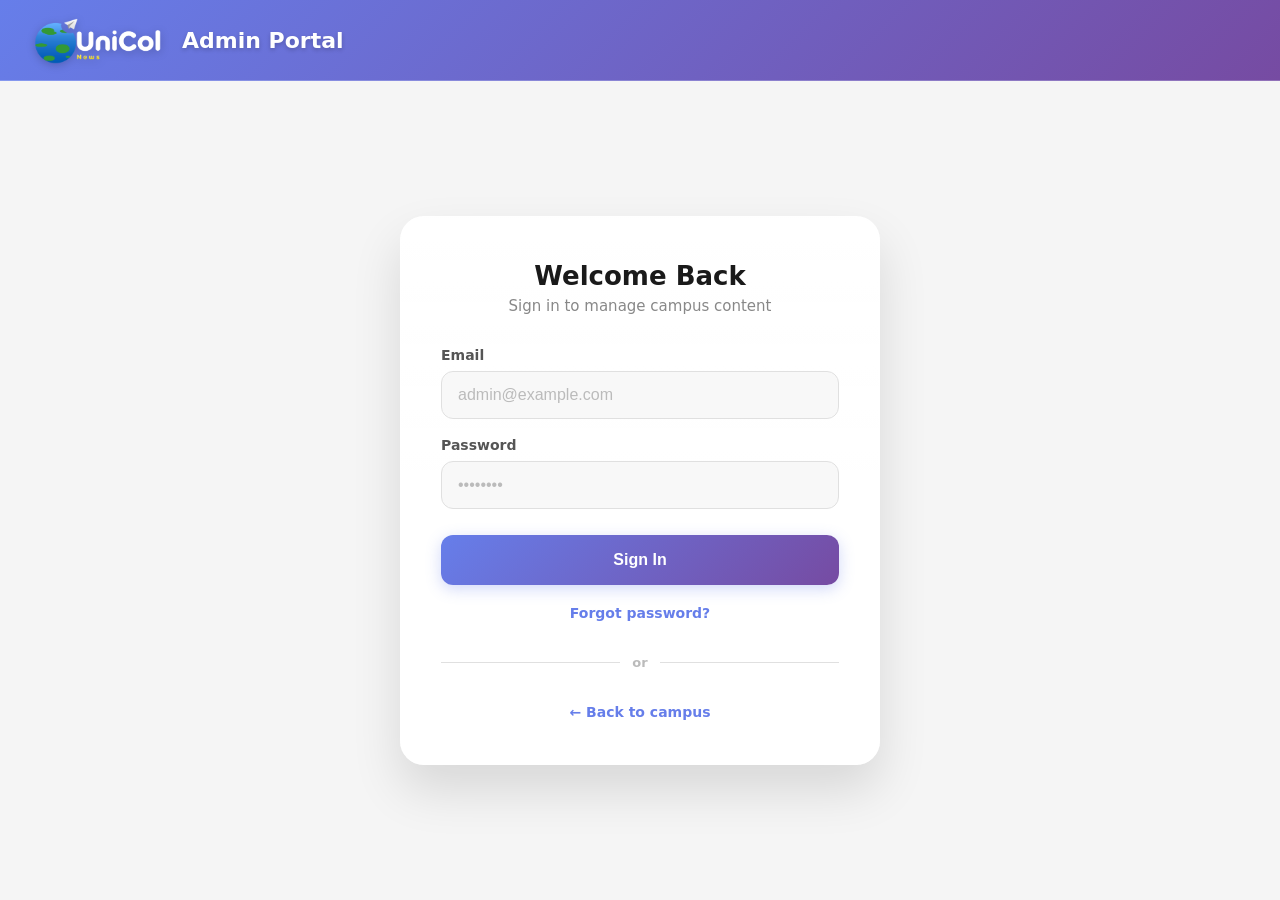
<file: login.html>
<!DOCTYPE html>
<html lang="en">
<head>
  <meta charset="UTF-8">
  <meta name="viewport" content="width=device-width, initial-scale=1.0">
  <title>Admin Portal - UniCol News</title>
  <script src="database.js"></script>
  <style>
    * { box-sizing: border-box; margin: 0; padding: 0; }

    body {
      font-family: system-ui, -apple-system, Segoe UI, Roboto, Arial, sans-serif;
      background: #f5f5f5;
      min-height: 100vh;
    }

    /* ===== HEADER (matches NEWS.html / index.html) ===== */
    .portal-header {
      display: flex;
      align-items: center;
      gap: 16px;
      padding: 16px 32px;
      background: linear-gradient(135deg, #667eea 0%, #764ba2 100%);
      border-bottom: 1px solid rgba(255,255,255,0.2);
      position: relative;
    }

    .portal-header img {
      height: 48px;
      width: auto;
      cursor: pointer;
      filter: drop-shadow(0 2px 4px rgba(0,0,0,0.2));
      transition: transform 0.2s ease;
    }

    .portal-header img:hover { transform: scale(1.05); }

    .portal-header h1 {
      font-size: 22px;
      font-weight: 700;
      color: #fff;
      text-shadow: 0 2px 4px rgba(0,0,0,0.2);
    }

    /* Admin badge */
    .admin-badge {
      position: absolute;
      top: 50%;
      right: 32px;
      transform: translateY(-50%);
      padding: 6px 14px;
      border-radius: 999px;
      background: rgba(81, 207, 102, 0.85);
      backdrop-filter: blur(10px) saturate(150%);
      border: 1px solid rgba(255, 255, 255, 0.4);
      color: #fff;
      font-size: 12px;
      font-weight: 700;
      letter-spacing: 0.05em;
      text-shadow: 1px 1px 2px rgba(0,0,0,0.2);
      display: none;
    }

    .admin-badge.visible { display: block; }

    /* ===== MAIN ===== */
    .portal-main {
      display: grid;
      place-items: center;
      min-height: calc(100vh - 81px);
      padding: 40px 20px;
    }

    /* ===== GLASS CARD ===== */
    .portal-card {
      width: min(480px, 100%);
      background: rgba(255,255,255,0.95);
      backdrop-filter: blur(20px) saturate(180%);
      border-radius: 24px;
      border: 1px solid rgba(255,255,255,0.6);
      box-shadow: 0 25px 50px rgba(0,0,0,0.12), inset 0 1px 0 rgba(255,255,255,0.8);
      padding: 44px 40px;
      position: relative;
      overflow: hidden;
      animation: cardIn 0.6s cubic-bezier(0.22, 1, 0.36, 1) forwards;
    }

    .portal-card::before {
      content: '';
      position: absolute;
      top: 0; left: 0; right: 0;
      height: 50%;
      background: linear-gradient(180deg, rgba(255,255,255,0.5) 0%, rgba(255,255,255,0) 100%);
      pointer-events: none;
      z-index: 0;
    }

    .portal-card > * { position: relative; z-index: 1; }

    @keyframes cardIn {
      from { opacity: 0; transform: translateY(20px) scale(0.98); }
      to   { opacity: 1; transform: translateY(0) scale(1); }
    }

    /* Card exit */
    .card-exit {
      animation: cardOut 0.4s cubic-bezier(0.22, 1, 0.36, 1) forwards !important;
    }

    @keyframes cardOut {
      from { opacity: 1; transform: scale(1); }
      to   { opacity: 0; transform: scale(0.96); }
    }

    .portal-card h2 {
      font-size: 26px;
      font-weight: 800;
      color: #1a1a1a;
      margin-bottom: 6px;
      text-align: center;
    }

    .portal-card .subtitle {
      color: #888;
      font-size: 15px;
      text-align: center;
      margin-bottom: 32px;
    }

    /* Back button inside card */
    .back-btn {
      position: absolute;
      top: 20px;
      left: 20px;
      padding: 8px 16px;
      border-radius: 10px;
      background: rgba(0,0,0,0.05);
      border: 1px solid rgba(0,0,0,0.08);
      color: #555;
      font-size: 13px;
      font-weight: 600;
      cursor: pointer;
      transition: all 0.2s ease;
      z-index: 2;
    }

    .back-btn:hover {
      background: rgba(0,0,0,0.08);
      transform: translateY(-1px);
    }

    .form-group { margin-bottom: 18px; }

    .form-label {
      display: block;
      color: #555;
      font-size: 14px;
      font-weight: 600;
      margin-bottom: 8px;
    }

    .form-input {
      width: 100%;
      padding: 14px 16px;
      border-radius: 12px;
      background: #f8f8f8;
      border: 1px solid #e0e0e0;
      color: #333;
      font-size: 16px;
      outline: none;
      transition: all 0.2s ease;
    }

    .form-input:focus {
      background: #fff;
      border-color: #667eea;
      box-shadow: 0 0 0 4px rgba(102, 126, 234, 0.1);
    }

    .form-input::placeholder { color: #bbb; }

    .form-button {
      width: 100%;
      padding: 16px;
      border-radius: 12px;
      border: none;
      background: linear-gradient(135deg, #667eea 0%, #764ba2 100%);
      color: #fff;
      font-size: 16px;
      font-weight: 700;
      cursor: pointer;
      transition: all 0.2s ease;
      box-shadow: 0 4px 15px rgba(102, 126, 234, 0.3);
      margin-top: 8px;
    }

    .form-button:hover {
      transform: translateY(-2px);
      box-shadow: 0 8px 25px rgba(102, 126, 234, 0.4);
      filter: brightness(1.05);
    }

    .form-button:active {
      transform: translateY(0);
      filter: brightness(0.98);
    }

    .form-button.secondary {
      background: #f0f0f0;
      color: #555;
      box-shadow: none;
      border: 1px solid #ddd;
    }

    .form-button.secondary:hover {
      background: #e8e8e8;
      filter: brightness(0.98);
    }

    .form-button.logout-btn {
      background: linear-gradient(135deg, #ff6b6b 0%, #ee5a5a 100%);
      box-shadow: 0 4px 15px rgba(255, 107, 107, 0.3);
    }

    .form-button.logout-btn:hover {
      box-shadow: 0 8px 25px rgba(255, 107, 107, 0.4);
    }

    .form-button:disabled {
      opacity: 0.6;
      cursor: not-allowed;
      transform: none;
    }

    .form-error {
      color: #ff6b6b;
      font-size: 14px;
      text-align: center;
      margin-top: 12px;
      padding: 10px;
      background: rgba(255, 107, 107, 0.08);
      border-radius: 8px;
      display: none;
    }

    .form-error.visible { display: block; }

    .form-success {
      color: #51cf66;
      font-size: 14px;
      text-align: center;
      margin-top: 12px;
      padding: 12px;
      background: rgba(81, 207, 102, 0.1);
      border-radius: 8px;
      display: none;
    }

    .form-success.visible { display: block; }

    .form-toggle {
      text-align: center;
      margin-top: 20px;
      display: flex;
      flex-direction: column;
      gap: 10px;
    }

    .form-toggle a {
      color: #667eea;
      font-size: 14px;
      text-decoration: none;
      font-weight: 600;
      cursor: pointer;
      transition: color 0.2s;
    }

    .form-toggle a:hover {
      color: #764ba2;
      text-decoration: underline;
    }

    .divider {
      display: flex;
      align-items: center;
      gap: 12px;
      margin: 24px 0;
      color: #bbb;
      font-size: 13px;
      font-weight: 600;
    }

    .divider::before, .divider::after {
      content: '';
      flex: 1;
      height: 1px;
      background: #e0e0e0;
    }

    /* Code display */
    .code-display {
      background: linear-gradient(135deg, #667eea 0%, #764ba2 100%);
      border-radius: 16px;
      padding: 28px;
      margin: 20px 0;
      text-align: center;
      box-shadow: 0 10px 30px rgba(102, 126, 234, 0.25);
    }

    .code-display-label {
      color: rgba(255,255,255,0.8);
      font-size: 12px;
      text-transform: uppercase;
      letter-spacing: 1px;
      margin-bottom: 10px;
      font-weight: 600;
    }

    .code-display-value {
      color: #fff;
      font-size: 36px;
      font-weight: 800;
      letter-spacing: 10px;
      font-family: monospace;
      text-shadow: 0 0 20px rgba(255,255,255,0.3);
    }

    .copy-btn {
      background: rgba(255,255,255,0.2);
      border: 1px solid rgba(255,255,255,0.3);
      color: #fff;
      padding: 10px 20px;
      border-radius: 10px;
      cursor: pointer;
      font-size: 14px;
      margin-top: 16px;
      font-weight: 600;
      transition: all 0.2s ease;
    }

    .copy-btn:hover { background: rgba(255,255,255,0.3); }
    .copy-btn.copied { background: rgba(81, 207, 102, 0.6); }

    /* Code inputs */
    .code-inputs {
      display: flex;
      gap: 10px;
      justify-content: center;
      margin: 24px 0;
    }

    .code-input {
      width: 50px;
      height: 60px;
      text-align: center;
      font-size: 26px;
      font-weight: 800;
      border-radius: 12px;
      border: 2px solid #e0e0e0;
      background: #f8f8f8;
      color: #333;
      transition: all 0.2s ease;
    }

    .code-input:focus {
      background: #fff;
      border-color: #667eea;
      box-shadow: 0 0 0 4px rgba(102, 126, 234, 0.1);
      outline: none;
    }

    /* Admin panel list */
    .admin-list {
      max-height: 280px;
      overflow-y: auto;
      margin: 16px 0;
      display: flex;
      flex-direction: column;
      gap: 8px;
    }

    .admin-list-item {
      background: #f8f8f8;
      border-radius: 10px;
      padding: 14px;
      display: flex;
      justify-content: space-between;
      align-items: center;
      border: 1px solid #eee;
    }

    .admin-list-item code {
      font-family: monospace;
      font-size: 18px;
      font-weight: 700;
      color: #333;
    }

    .admin-list-item span {
      font-size: 12px;
      color: #888;
    }

    /* Toast */
    .toast-container {
      position: fixed;
      top: 20px;
      left: 50%;
      transform: translateX(-50%) translateY(-100px);
      z-index: 100003;
      opacity: 0;
      transition: all 0.4s cubic-bezier(0.34, 1.56, 0.64, 1);
      pointer-events: none;
    }

    .toast-container.visible {
      transform: translateX(-50%) translateY(0);
      opacity: 1;
    }

    .toast {
      background: #333;
      color: #fff;
      padding: 16px 28px;
      border-radius: 50px;
      box-shadow: 0 10px 40px rgba(0,0,0,0.3);
      display: flex;
      align-items: center;
      gap: 14px;
      font-size: 15px;
      font-weight: 600;
      min-width: 220px;
      justify-content: center;
    }

    .toast.success { background: #51cf66; }
    .toast.error   { background: #ff6b6b; }

    .toast-spinner {
      width: 20px;
      height: 20px;
      border: 3px solid rgba(255,255,255,0.3);
      border-top-color: #fff;
      border-radius: 50%;
      animation: spin 0.8s linear infinite;
    }

    .toast.success .toast-spinner,
    .toast.error .toast-spinner { display: none; }

    .toast.success::before { content: ":)"; font-size: 20px; font-weight: bold; }
    .toast.error::before   { content: ":("; font-size: 18px; font-weight: bold; }

    @keyframes spin { to { transform: rotate(360deg); } }

    .hidden { display: none !important; }

    /* Responsive */
    @media (max-width: 520px) {
      .portal-header { padding: 12px 20px; }
      .portal-header h1 { font-size: 18px; }
      .portal-card { padding: 32px 24px; border-radius: 20px; }
      .code-input { width: 42px; height: 52px; font-size: 22px; }
      .code-display-value { font-size: 28px; letter-spacing: 6px; }
    }
  </style>
</head>
<body>

  <!-- Toast -->
  <div id="toastContainer" class="toast-container">
    <div id="toast" class="toast">
      <div class="toast-spinner"></div>
      <span id="toastText">Loading...</span>
    </div>
  </div>

  <!-- Header -->
  <header class="portal-header">
    <img src="unicols.png" alt="UNI-COL News" onclick="window.location.href='index.html'">
    <h1 id="pageTitle">Admin Portal</h1>
    <div class="admin-badge" id="adminBadge">ADMIN</div>
  </header>

  <!-- Main -->
  <main class="portal-main">
    <div class="portal-card" id="portalCard">

      <button class="back-btn hidden" id="backBtn" onclick="handleBack()">← Back</button>

      <!-- ========== LOGIN ========== -->
      <div id="loginView">
        <h2>Welcome Back</h2>
        <p class="subtitle">Sign in to manage campus content</p>

        <form onsubmit="handleLogin(event)">
          <div class="form-group">
            <label class="form-label">Email</label>
            <input type="email" class="form-input" id="loginEmail" placeholder="admin@example.com" required>
          </div>
          <div class="form-group">
            <label class="form-label">Password</label>
            <input type="password" class="form-input" id="loginPassword" placeholder="••••••••" required>
          </div>
          <button type="submit" class="form-button" id="loginBtn">Sign In</button>
          <div class="form-error" id="loginError"></div>
        </form>

        <div class="form-toggle">
          <a onclick="showForgotView()">Forgot password?</a>
          <div class="divider">or</div>
          <a onclick="goBack()">← Back to campus</a>
        </div>
      </div>

      <!-- ========== REGISTER ========== -->
      <div id="registerView" class="hidden">
        <h2>New Admin</h2>
        <p class="subtitle">Create an admin account</p>

        <form onsubmit="handleRegister(event)">
          <div class="form-group">
            <label class="form-label">Email</label>
            <input type="email" class="form-input" id="registerEmail" placeholder="newadmin@example.com" required>
          </div>
          <div class="form-group">
            <label class="form-label">Password</label>
            <input type="password" class="form-input" id="registerPassword" placeholder="••••••••" required minlength="6">
          </div>
          <div class="form-group">
            <label class="form-label">Confirm Password</label>
            <input type="password" class="form-input" id="registerConfirm" placeholder="••••••••" required>
          </div>
          <button type="submit" class="form-button">Create Account</button>
          <div class="form-error hidden" id="registerError"></div>
          <div class="form-success hidden" id="registerSuccess">
            Admin created successfully!
          </div>
        </form>
      </div>

      <!-- ========== LOGGED IN / ADMIN PANEL ========== -->
      <div id="loggedInView" class="hidden">
        <h2>Admin Access</h2>
        <p class="subtitle">Logged in as <span id="loggedInEmail"></span></p>
        <p class="subtitle" style="margin-bottom: 24px;"><b>Make sure to remember your email!</b></p>

        <button class="form-button logout-btn" onclick="handleLogout()">Logout</button>

        <div class="divider">Admin Tools</div>

        <button class="form-button secondary" onclick="showRegisterView()">Register New Admin</button>
      </div>

      <!-- ========== FORGOT PASSWORD ========== -->
      <div id="forgotView" class="hidden">
        <h2>Reset Password</h2>
        <p class="subtitle">Enter your email to receive a reset code</p>

        <form onsubmit="handleRequestResetCode(event)">
          <div class="form-group">
            <label class="form-label">Email</label>
            <input type="email" class="form-input" id="forgotEmail" placeholder="admin@example.com" required>
          </div>
          <button type="submit" class="form-button">Send Reset Code</button>
          <div class="form-error hidden" id="forgotError"></div>
        </form>
      </div>

      <!-- ========== SHOW CODE ========== -->
      <div id="showCodeView" class="hidden">
        <h2>Reset Code Generated</h2>
        <p class="subtitle">Use this code to reset your password</p>

        <div class="code-display">
          <div class="code-display-label">Your Reset Code</div>
          <div class="code-display-value" id="generatedCode">------</div>
          <button class="copy-btn" onclick="copyCode()">Copy Code</button>
        </div>

        <p style="color: #ff6b6b; font-size: 13px; text-align: center; margin: 12px 0;">⚠️ This code expires in 15 minutes</p>

        <button class="form-button" onclick="proceedToVerify()">Enter Code</button>
      </div>

      <!-- ========== VERIFY CODE ========== -->
      <div id="verifyCodeView" class="hidden">
        <h2>Enter Code</h2>
        <p class="subtitle">Enter the 6-digit reset code</p>

        <div class="code-inputs">
          <input type="text" class="code-input" maxlength="1" data-index="0">
          <input type="text" class="code-input" maxlength="1" data-index="1">
          <input type="text" class="code-input" maxlength="1" data-index="2">
          <input type="text" class="code-input" maxlength="1" data-index="3">
          <input type="text" class="code-input" maxlength="1" data-index="4">
          <input type="text" class="code-input" maxlength="1" data-index="5">
        </div>

        <button class="form-button" onclick="verifyCode()">Verify Code</button>
        <div class="form-error hidden" id="codeError"></div>

        <div class="form-toggle">
          <a onclick="showForgotView()">Request new code</a>
        </div>
      </div>

      <!-- ========== NEW PASSWORD ========== -->
      <div id="newPasswordView" class="hidden">
        <h2>New Password</h2>
        <p class="subtitle">Enter your new password</p>

        <form onsubmit="handlePasswordReset(event)">
          <div class="form-group">
            <label class="form-label">New Password</label>
            <input type="password" class="form-input" id="newPassword" placeholder="••••••••" required minlength="6">
          </div>
          <div class="form-group">
            <label class="form-label">Confirm Password</label>
            <input type="password" class="form-input" id="confirmNewPassword" placeholder="••••••••" required>
          </div>
          <button type="submit" class="form-button">Reset Password</button>
          <div class="form-error hidden" id="resetError"></div>
        </form>
      </div>

      <!-- ========== ADMIN CODE PANEL ========== -->
      <div id="adminCodePanel" class="hidden">
        <h2>Active Reset Codes</h2>
        <p class="subtitle">All unused reset codes</p>

        <div id="activeCodesList" class="admin-list"></div>

        <button class="form-button secondary" onclick="backFromAdminPanel()">Back</button>
      </div>

    </div>
  </main>

  <script>
    /* =========================
       TOAST
       ========================= */
    function showToast(message, type = 'loading') {
      const container = document.getElementById('toastContainer');
      const toast = document.getElementById('toast');
      const text = document.getElementById('toastText');
      text.textContent = message;
      toast.className = 'toast';
      container.classList.remove('visible');
      if (type === 'success') toast.classList.add('success');
      if (type === 'error')   toast.classList.add('error');
      requestAnimationFrame(() => container.classList.add('visible'));
    }

    function hideToast() {
      document.getElementById('toastContainer')?.classList.remove('visible');
    }

    function showError(message) {
      showToast(message, 'error');
      setTimeout(hideToast, 3000);
    }

    /* =========================
       VIEW MANAGEMENT
       ========================= */
    function hideAllViews() {
      ['loginView','registerView','loggedInView','forgotView',
       'showCodeView','verifyCodeView','newPasswordView','adminCodePanel']
        .forEach(id => document.getElementById(id).classList.add('hidden'));
    }

    function showLoginView() {
      hideAllViews();
      document.getElementById('loginView').classList.remove('hidden');
      updateBackButton();
      clearErrors();
    }

    function showRegisterView() {
      if (!currentUser || !isAdmin) return;
      hideAllViews();
      document.getElementById('registerView').classList.remove('hidden');
      updateBackButton();
      clearErrors();
    }

    function showLoggedInView() {
      hideAllViews();
      document.getElementById('loggedInView').classList.remove('hidden');
      document.getElementById('loggedInEmail').textContent = currentUser?.email || '';
      updateBackButton();
      clearErrors();
    }

    function showForgotView() {
      hideAllViews();
      document.getElementById('forgotView').classList.remove('hidden');
      updateBackButton();
      clearErrors();
    }

    function showCodeView(code) {
      hideAllViews();
      document.getElementById('showCodeView').classList.remove('hidden');
      document.getElementById('generatedCode').textContent = code;
      updateBackButton();
      clearErrors();
    }

    function showVerifyCodeView() {
      hideAllViews();
      document.getElementById('verifyCodeView').classList.remove('hidden');
      updateBackButton();
      clearErrors();
      setTimeout(() => document.querySelector('.code-input[data-index="0"]')?.focus(), 100);
    }

    function showNewPasswordView() {
      hideAllViews();
      document.getElementById('newPasswordView').classList.remove('hidden');
      updateBackButton();
      clearErrors();
    }

    function updateBackButton() {
      const btn = document.getElementById('backBtn');
      const login = !document.getElementById('loginView').classList.contains('hidden');
      btn.classList.toggle('hidden', login);
    }

    function clearErrors() {
      document.querySelectorAll('.form-error').forEach(el => el.classList.remove('visible','hidden'));
      document.querySelectorAll('.form-success').forEach(el => el.classList.remove('visible','hidden'));
    }

    /* =========================
       NAVIGATION
       ========================= */
    function getRedirectUrl() {
      const p = new URLSearchParams(window.location.search);
      const r = p.get('redirect');
      if (r) return decodeURIComponent(r);
      const ref = document.referrer;
      if (ref && ref.includes(window.location.host) && !ref.includes('login.html')) return ref;
      return 'index.html';
    }

    function goBack() {
      window.location.href = getRedirectUrl();
    }

    function handleBack() {
      const views = {
        register: 'registerView',
        forgot: 'forgotView',
        showCode: 'showCodeView',
        verifyCode: 'verifyCodeView',
        newPass: 'newPasswordView',
        adminPanel: 'adminCodePanel'
      };

      if (!document.getElementById('verifyCodeView').classList.contains('hidden')) {
        document.querySelectorAll('.code-input').forEach(i => i.value = '');
      }
      if (!document.getElementById('newPasswordView').classList.contains('hidden')) {
        document.getElementById('newPassword').value = '';
        document.getElementById('confirmNewPassword').value = '';
        document.querySelectorAll('.code-input').forEach(i => i.value = '');
      }
      if (!document.getElementById('forgotView').classList.contains('hidden')) {
        document.getElementById('forgotEmail').value = '';
      }

      if (!document.getElementById('adminCodePanel').classList.contains('hidden')) {
        showLoggedInView();
        return;
      }
      if (!document.getElementById('newPasswordView').classList.contains('hidden')) {
        showVerifyCodeView(); return;
      }
      if (!document.getElementById('verifyCodeView').classList.contains('hidden')) {
        if (resetState.code) showCodeView(resetState.code);
        else showForgotView();
        return;
      }
      if (!document.getElementById('showCodeView').classList.contains('hidden')) {
        document.getElementById('generatedCode').textContent = '------';
        showForgotView(); return;
      }
      if (!document.getElementById('loggedInView').classList.contains('hidden')) {
        goBack(); return;
      }
      if (!document.getElementById('registerView').classList.contains('hidden')) {
        if (currentUser && isAdmin) { showLoggedInView(); return; }
      }
      if (!document.getElementById('forgotView').classList.contains('hidden')) {
        showLoginView(); return;
      }

      showLoginView();
    }

    /* =========================
       AUTH HANDLERS
       ========================= */
    async function handleLogin(e) {
      e.preventDefault();
      const err = document.getElementById('loginError');
      err.classList.remove('visible');

      try {
        showToast('Signing in...', 'loading');
        await signIn(document.getElementById('loginEmail').value,
                     document.getElementById('loginPassword').value);
        showToast('Signed in successfully!', 'success');
        setTimeout(hideToast, 1500);
      } catch (error) {
        hideToast();
        err.textContent = error.message || 'Invalid credentials';
        err.classList.add('visible');
      }
    }

    async function handleRegister(e) {
      e.preventDefault();
      const err = document.getElementById('registerError');
      const succ = document.getElementById('registerSuccess');
      err.classList.remove('visible');
      succ.classList.remove('visible');

      const email = document.getElementById('registerEmail').value;
      const pw = document.getElementById('registerPassword').value;
      const confirm = document.getElementById('registerConfirm').value;

      if (pw !== confirm) {
        err.textContent = 'Passwords do not match';
        err.classList.add('visible');
        return;
      }

      try {
        showToast('Creating admin account...', 'loading');
        await signUp(email, pw);
        hideToast();
        showToast('Admin created!', 'success');
        succ.classList.add('visible');
        document.getElementById('registerView').querySelector('form').reset();
        setTimeout(hideToast, 2000);
      } catch (error) {
        hideToast();
        err.textContent = error.message;
        err.classList.add('visible');
      }
    }

    async function handleLogout() {
      showToast('Logging out...', 'loading');
      try {
        await signOut();
        showToast('Logged out', 'success');
        setTimeout(() => {
          hideToast();
          showLoginView();
          updateUI();
        }, 1000);
      } catch (err) {
        showError('Error logging out');
      }
    }

    /* =========================
       RESET CODE FLOW
       ========================= */
    let resetState = { email: null, code: null, codeId: null };

    function generateCode() {
      return Math.floor(100000 + Math.random() * 900000).toString();
    }

    async function handleRequestResetCode(e) {
      e.preventDefault();
      const email = document.getElementById('forgotEmail').value;
      const err = document.getElementById('forgotError');
      err.classList.remove('visible');

      try {
        showToast('Verifying email...', 'loading');

        const { data: adminData, error: adminError } = await db
          .from('admin_profiles').select('id, email').eq('email', email).single();

        if (adminError || !adminData) {
          hideToast();
          err.innerHTML = 'If this email is registered, a reset code will be shown.<br>Please contact your administrator if you need assistance.';
          err.classList.add('visible');
          await new Promise(r => setTimeout(r, 1500));
          return;
        }

        const code = generateCode();
        const expiresAt = new Date(Date.now() + 15 * 60 * 1000).toISOString();

        const { data, error } = await db
          .from('reset_password_with_code')
          .insert([{ email, code, expires_at: expiresAt, used: false }])
          .select().single();

        if (error) {
          hideToast();
          err.textContent = 'System error. Please try again.';
          err.classList.add('visible');
          return;
        }

        hideToast();
        resetState = { email, code, codeId: data.id };
        showCodeView(code);

      } catch (err) {
        console.error(err);
        hideToast();
        err.textContent = 'System error. Please try again.';
        err.classList.add('visible');
      }
    }

    function copyCode() {
      const code = document.getElementById('generatedCode').textContent;
      navigator.clipboard.writeText(code).then(() => {
        const btn = document.querySelector('.copy-btn');
        btn.textContent = 'Copied!';
        btn.classList.add('copied');
        setTimeout(() => { btn.textContent = 'Copy Code'; btn.classList.remove('copied'); }, 2000);
      });
    }

    function proceedToVerify() {
      showVerifyCodeView();
    }

    // Code input handling
    document.querySelectorAll('.code-input').forEach((input, index) => {
      input.addEventListener('input', (e) => {
        const val = e.target.value;
        if (!/^\d*$/.test(val)) { e.target.value = ''; return; }
        if (val && index < 5) document.querySelector(`.code-input[data-index="${index + 1}"]`)?.focus();
        if (index === 5 && val) setTimeout(verifyCode, 100);
      });
      input.addEventListener('keydown', (e) => {
        if (e.key === 'Backspace' && !e.target.value && index > 0)
          document.querySelector(`.code-input[data-index="${index - 1}"]`)?.focus();
      });
      input.addEventListener('paste', (e) => {
        e.preventDefault();
        const paste = e.clipboardData.getData('text').replace(/\D/g, '').slice(0, 6);
        document.querySelectorAll('.code-input').forEach((inp, i) => { inp.value = paste[i] || ''; });
        if (paste.length === 6) setTimeout(verifyCode, 100);
        else if (paste.length > 0) document.querySelector(`.code-input[data-index="${Math.min(paste.length, 5)}"]`)?.focus();
      });
    });

    async function verifyCode() {
      const inputs = document.querySelectorAll('.code-input');
      const entered = Array.from(inputs).map(i => i.value).join('');
      const err = document.getElementById('codeError');

      if (entered.length !== 6) {
        err.textContent = 'Please enter all 6 digits';
        err.classList.add('visible');
        return;
      }

      try {
        showToast('Verifying...', 'loading');

        const { data, error } = await db
          .from('reset_password_with_code')
          .select('*')
          .eq('email', resetState.email)
          .eq('code', entered)
          .eq('used', false)
          .gt('expires_at', new Date().toISOString())
          .order('created_at', { ascending: false })
          .limit(1)
          .single();

        if (error || !data) {
          hideToast();
          err.textContent = 'Invalid or expired code';
          err.classList.add('visible');
          inputs.forEach(i => i.value = '');
          inputs[0].focus();
          return;
        }

        resetState.code = entered;
        resetState.codeId = data.id;
        hideToast();
        showToast('Code verified!', 'success');
        setTimeout(() => { hideToast(); showNewPasswordView(); }, 800);

      } catch (err) {
        console.error(err);
        hideToast();
        err.textContent = 'Error verifying code';
        err.classList.add('visible');
        inputs.forEach(i => i.value = '');
        inputs[0].focus();
      }
    }

    async function handlePasswordReset(e) {
      e.preventDefault();
      const pw = document.getElementById('newPassword').value;
      const confirm = document.getElementById('confirmNewPassword').value;
      const err = document.getElementById('resetError');
      err.classList.remove('visible');

      if (pw !== confirm) {
        err.textContent = 'Passwords do not match';
        err.classList.add('visible');
        return;
      }
      if (pw.length < 6) {
        err.textContent = 'Password must be at least 6 characters';
        err.classList.add('visible');
        return;
      }

      try {
        showToast('Resetting password...', 'loading');

        const { error: rpcError } = await db.rpc('reset_password_with_code', {
          user_email: resetState.email,
          new_password: pw,
          verification_code: resetState.code
        });

        if (rpcError) {
          hideToast();
          err.textContent = 'Reset failed: ' + rpcError.message;
          err.classList.add('visible');
          return;
        }

        await db.from('reset_password_with_code').delete().eq('id', resetState.codeId);

        document.querySelectorAll('.code-input').forEach(i => i.value = '');
        document.getElementById('newPassword').value = '';
        document.getElementById('confirmNewPassword').value = '';

        hideToast();
        showToast('Password reset successful!', 'success');
        setTimeout(() => { resetState = { email: null, code: null, codeId: null }; showLoginView(); }, 1500);

      } catch (err) {
        console.error(err);
        hideToast();
        err.textContent = 'Error resetting password';
        err.classList.add('visible');
      }
    }

    /* =========================
       ADMIN CODE PANEL
       ========================= */
    async function showAdminCodePanel() {
      if (!currentUser || !isAdmin) {
        showError('Admin access required');
        return;
      }

      hideAllViews();
      document.getElementById('adminCodePanel').classList.remove('hidden');
      updateBackButton();

      const list = document.getElementById('activeCodesList');
      list.innerHTML = '<p style="color:#888;text-align:center;padding:20px;">Loading...</p>';

      try {
        const { data, error } = await db
          .from('reset_password_with_code')
          .select('*')
          .eq('used', false)
          .gt('expires_at', new Date().toISOString())
          .order('created_at', { ascending: false });

        if (error) {
          list.innerHTML = `<p style="color:#ff6b6b;text-align:center;padding:20px;">Error: ${error.message}</p>`;
          return;
        }

        if (!data || data.length === 0) {
          list.innerHTML = '<p style="color:#888;text-align:center;padding:20px;">No active codes</p>';
          return;
        }

        list.innerHTML = data.map(row => `
          <div class="admin-list-item">
            <div>
              <code>${row.code}</code>
              <div style="font-size:12px;color:#888;margin-top:2px;">${row.email}</div>
            </div>
            <span>${new Date(row.expires_at).toLocaleTimeString()}</span>
          </div>
        `).join('');

      } catch (err) {
        list.innerHTML = '<p style="color:#ff6b6b;text-align:center;padding:20px;">Error loading codes</p>';
      }
    }

    function backFromAdminPanel() {
      showLoggedInView();
    }

    /* =========================
       UI / STATE
       ========================= */
    function updateUI() {
      const badge = document.getElementById('adminBadge');
      const title = document.getElementById('pageTitle');

      if (currentUser && isAdmin) {
        badge.classList.add('visible');
        title.textContent = 'Admin Panel';
      } else {
        badge.classList.remove('visible');
        title.textContent = 'Admin Portal';
      }
    }

    window.addEventListener('authStateChanged', () => {
      updateUI();
      if (currentUser && isAdmin) showLoggedInView();
    });

    // Init
    checkAuth().then(() => {
      updateUI();
      if (currentUser && isAdmin) showLoggedInView();
      else showLoginView();
    });
  </script>
</body>
</html>
</file>
